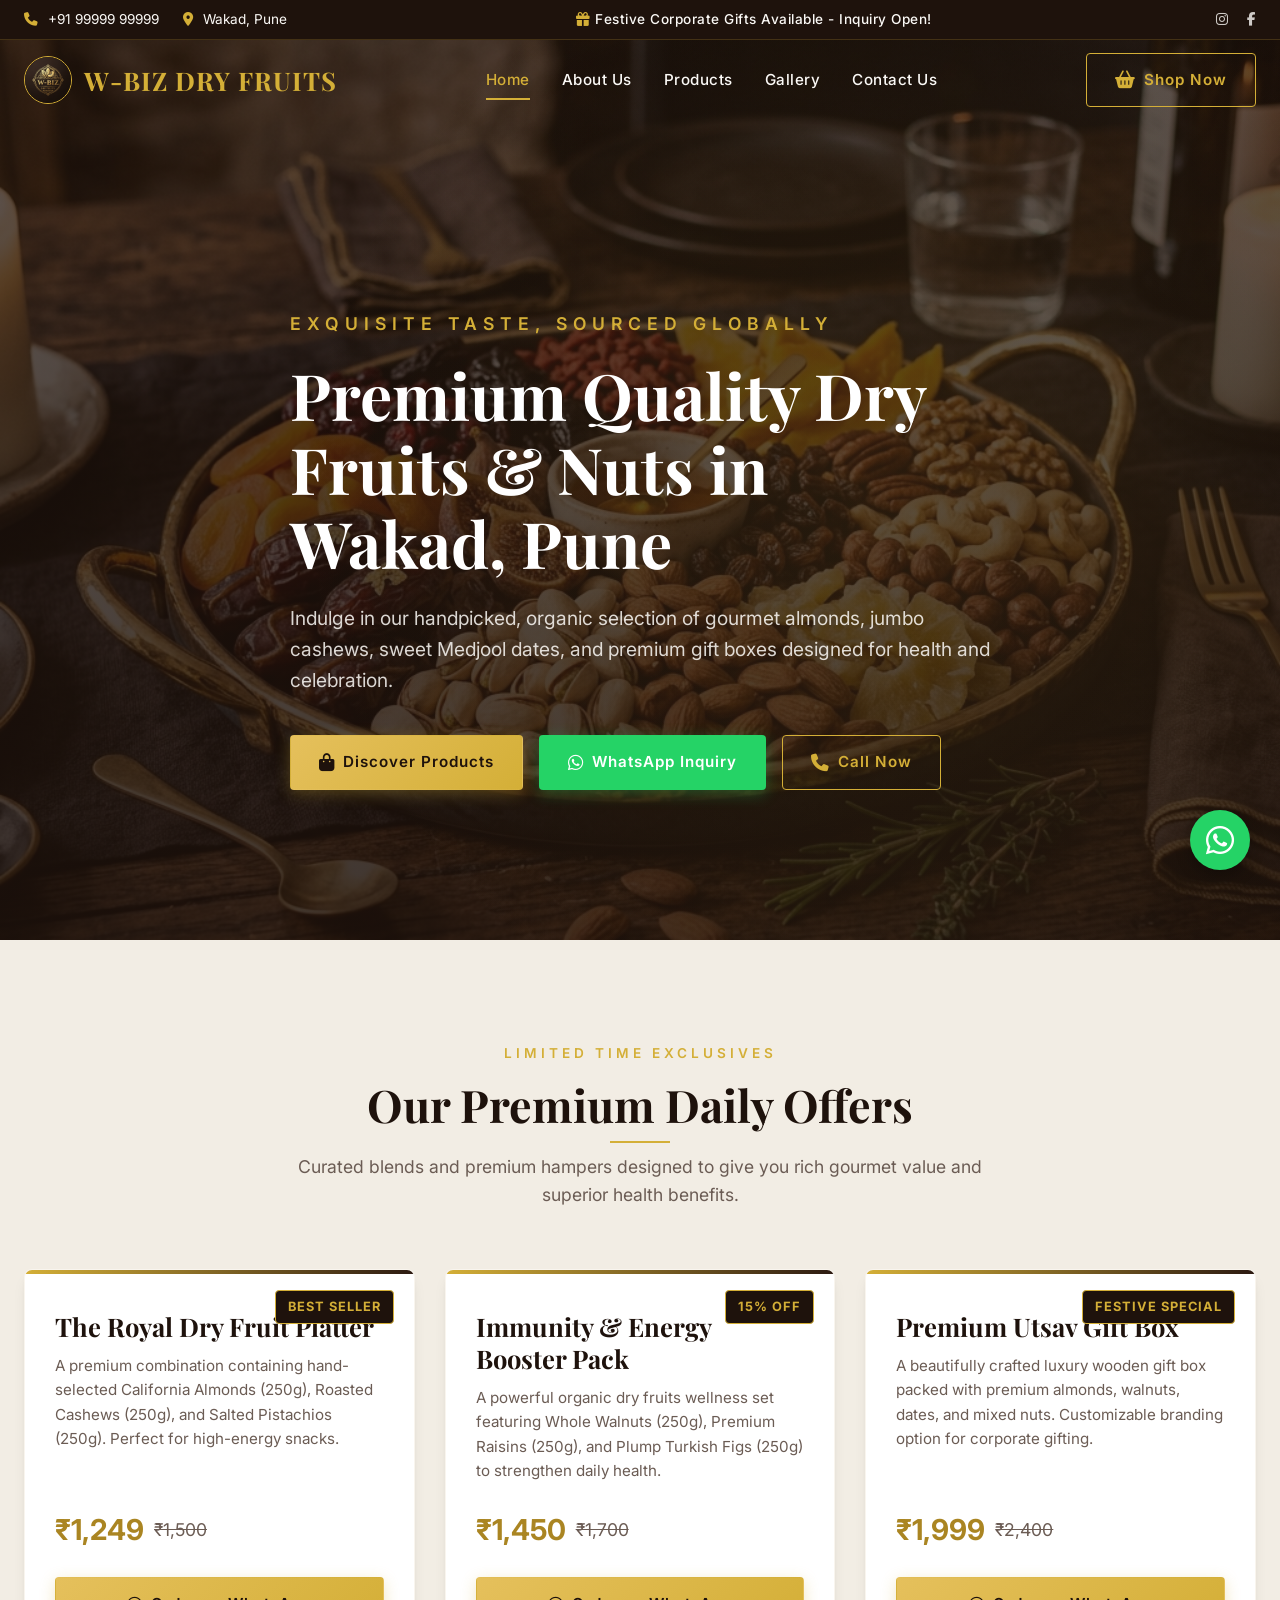
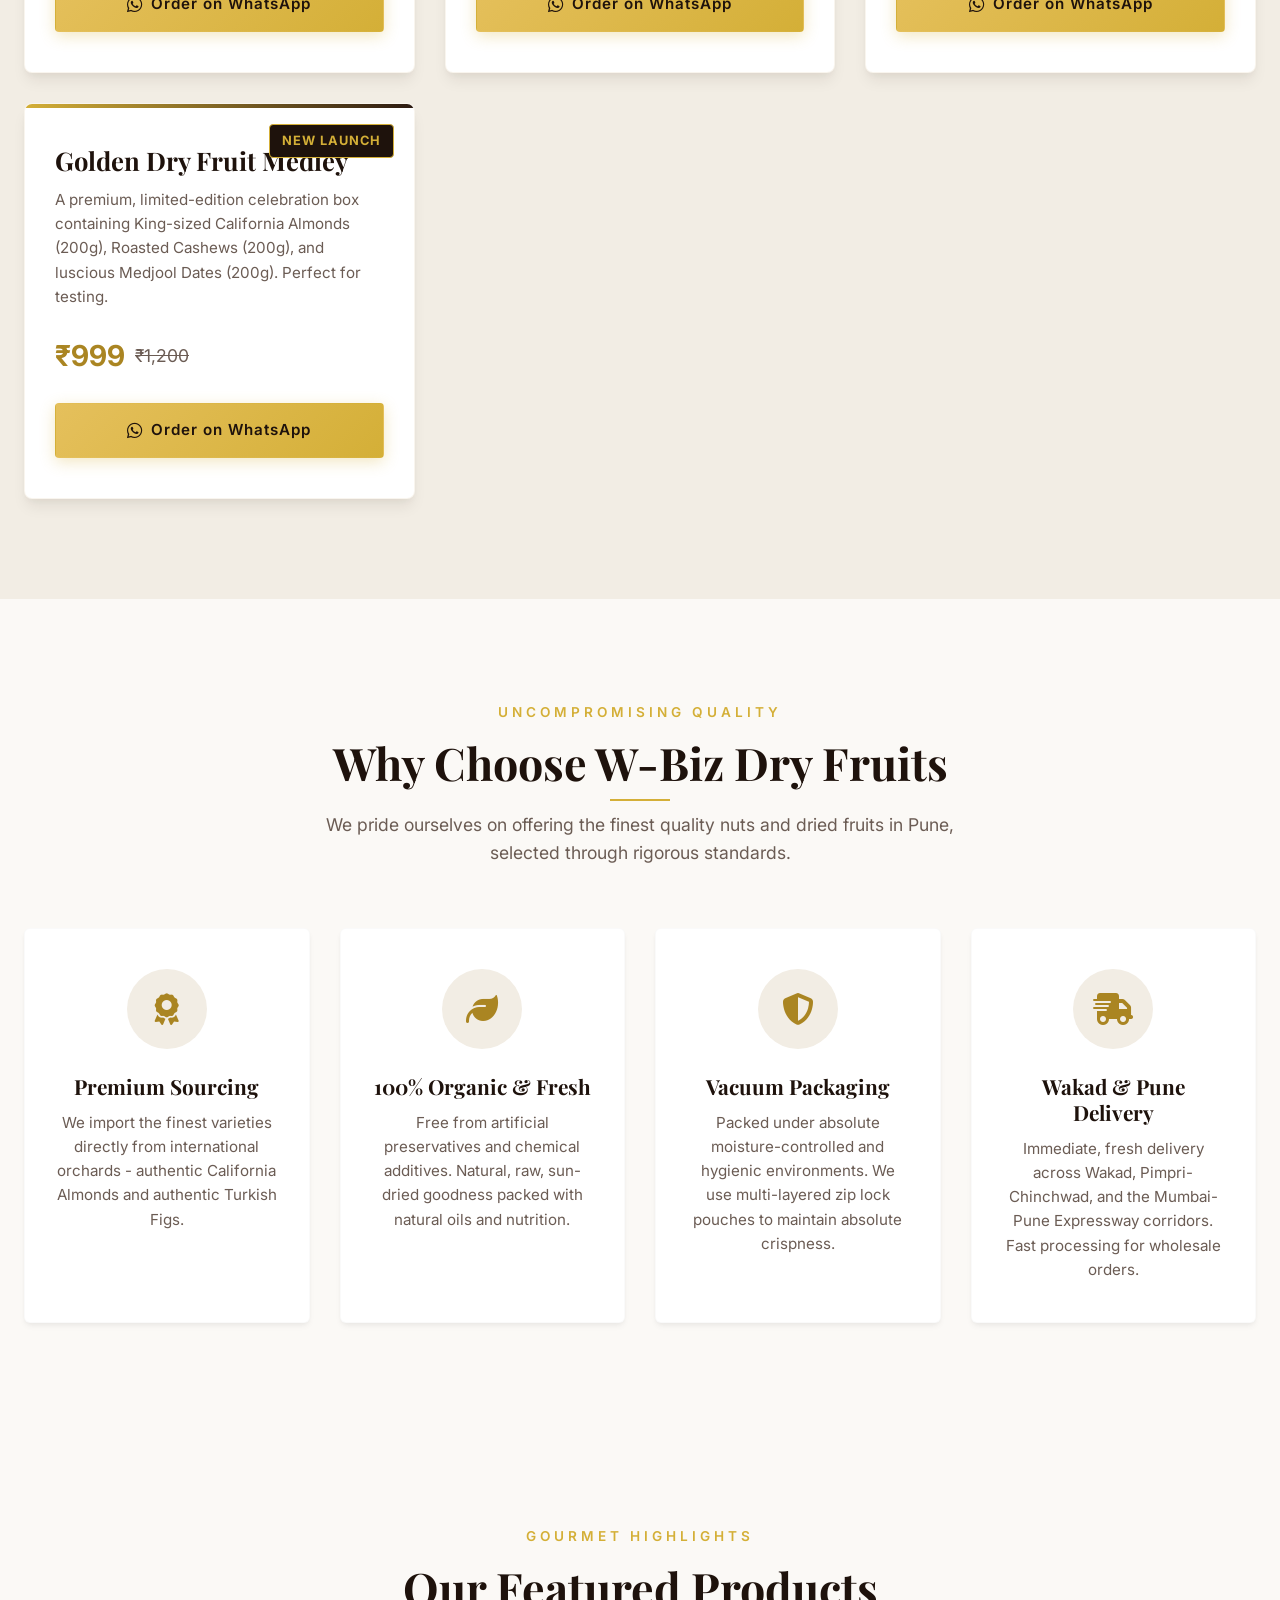
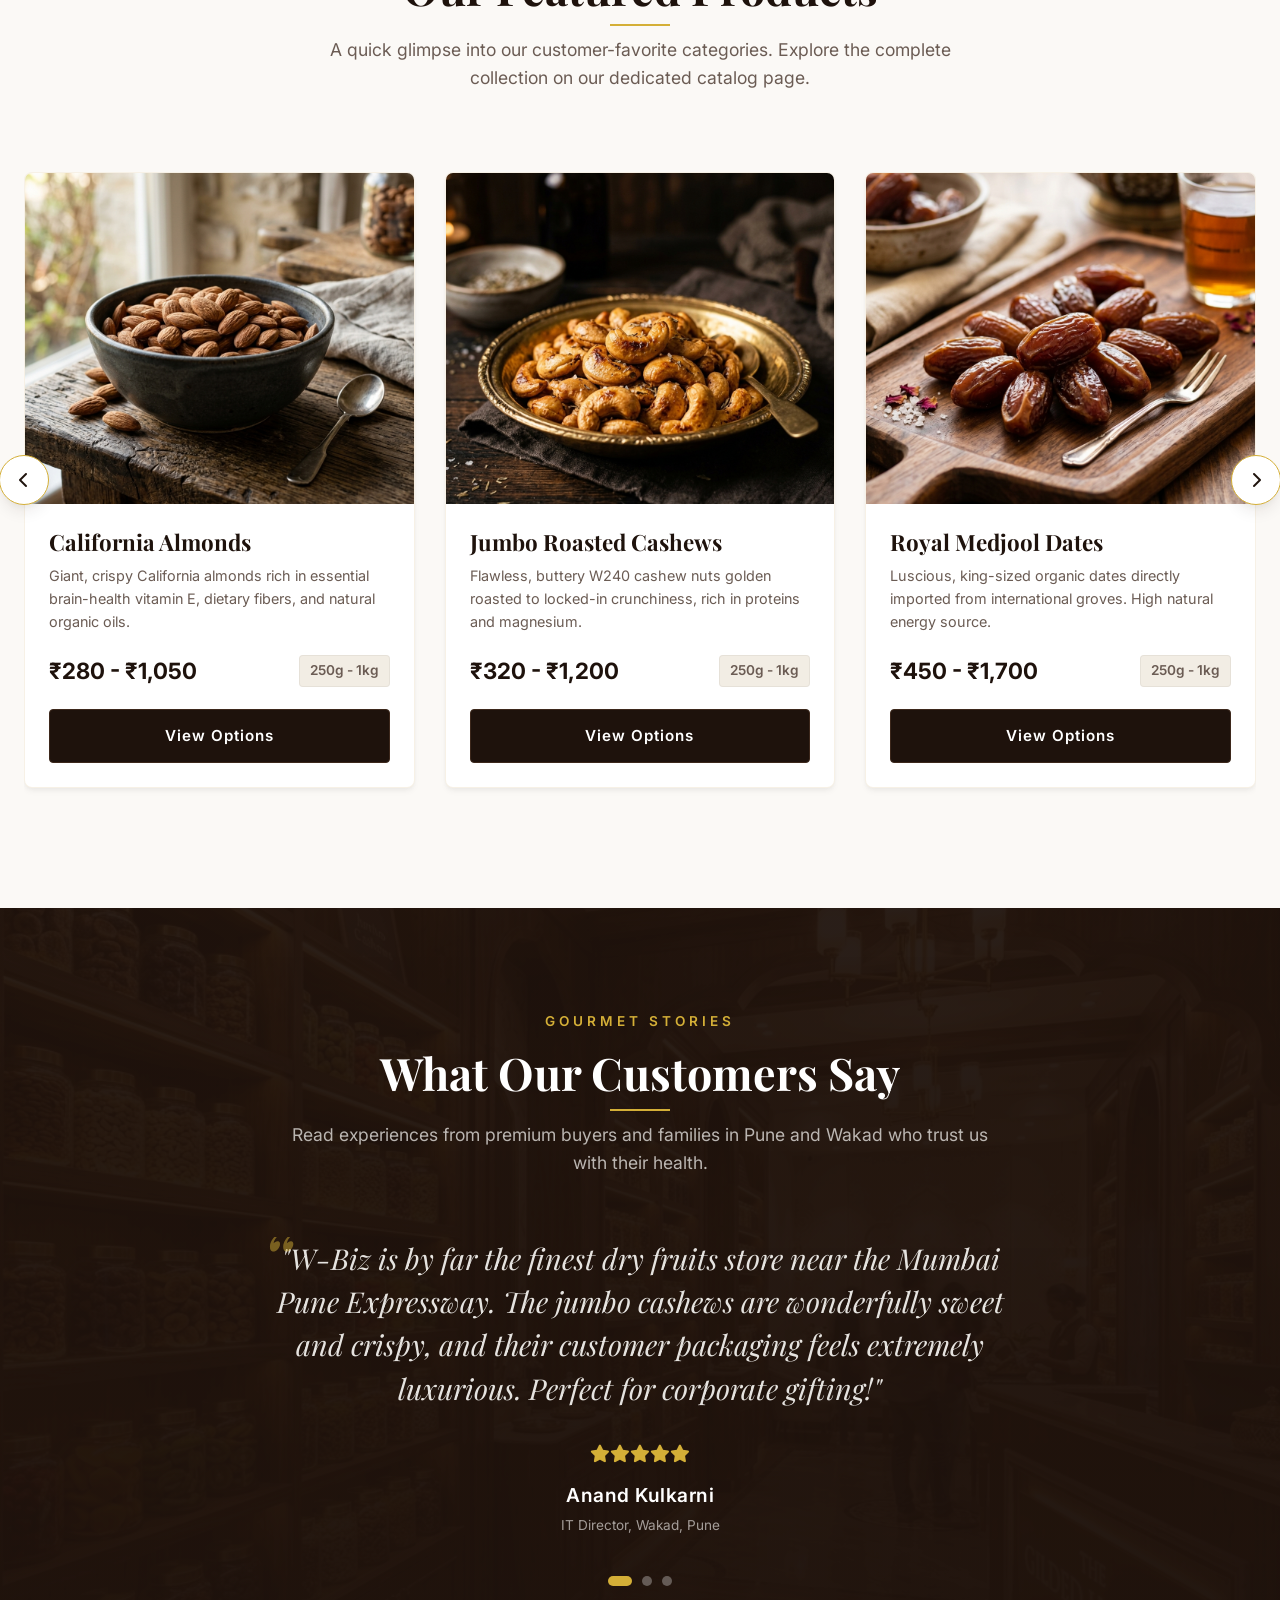
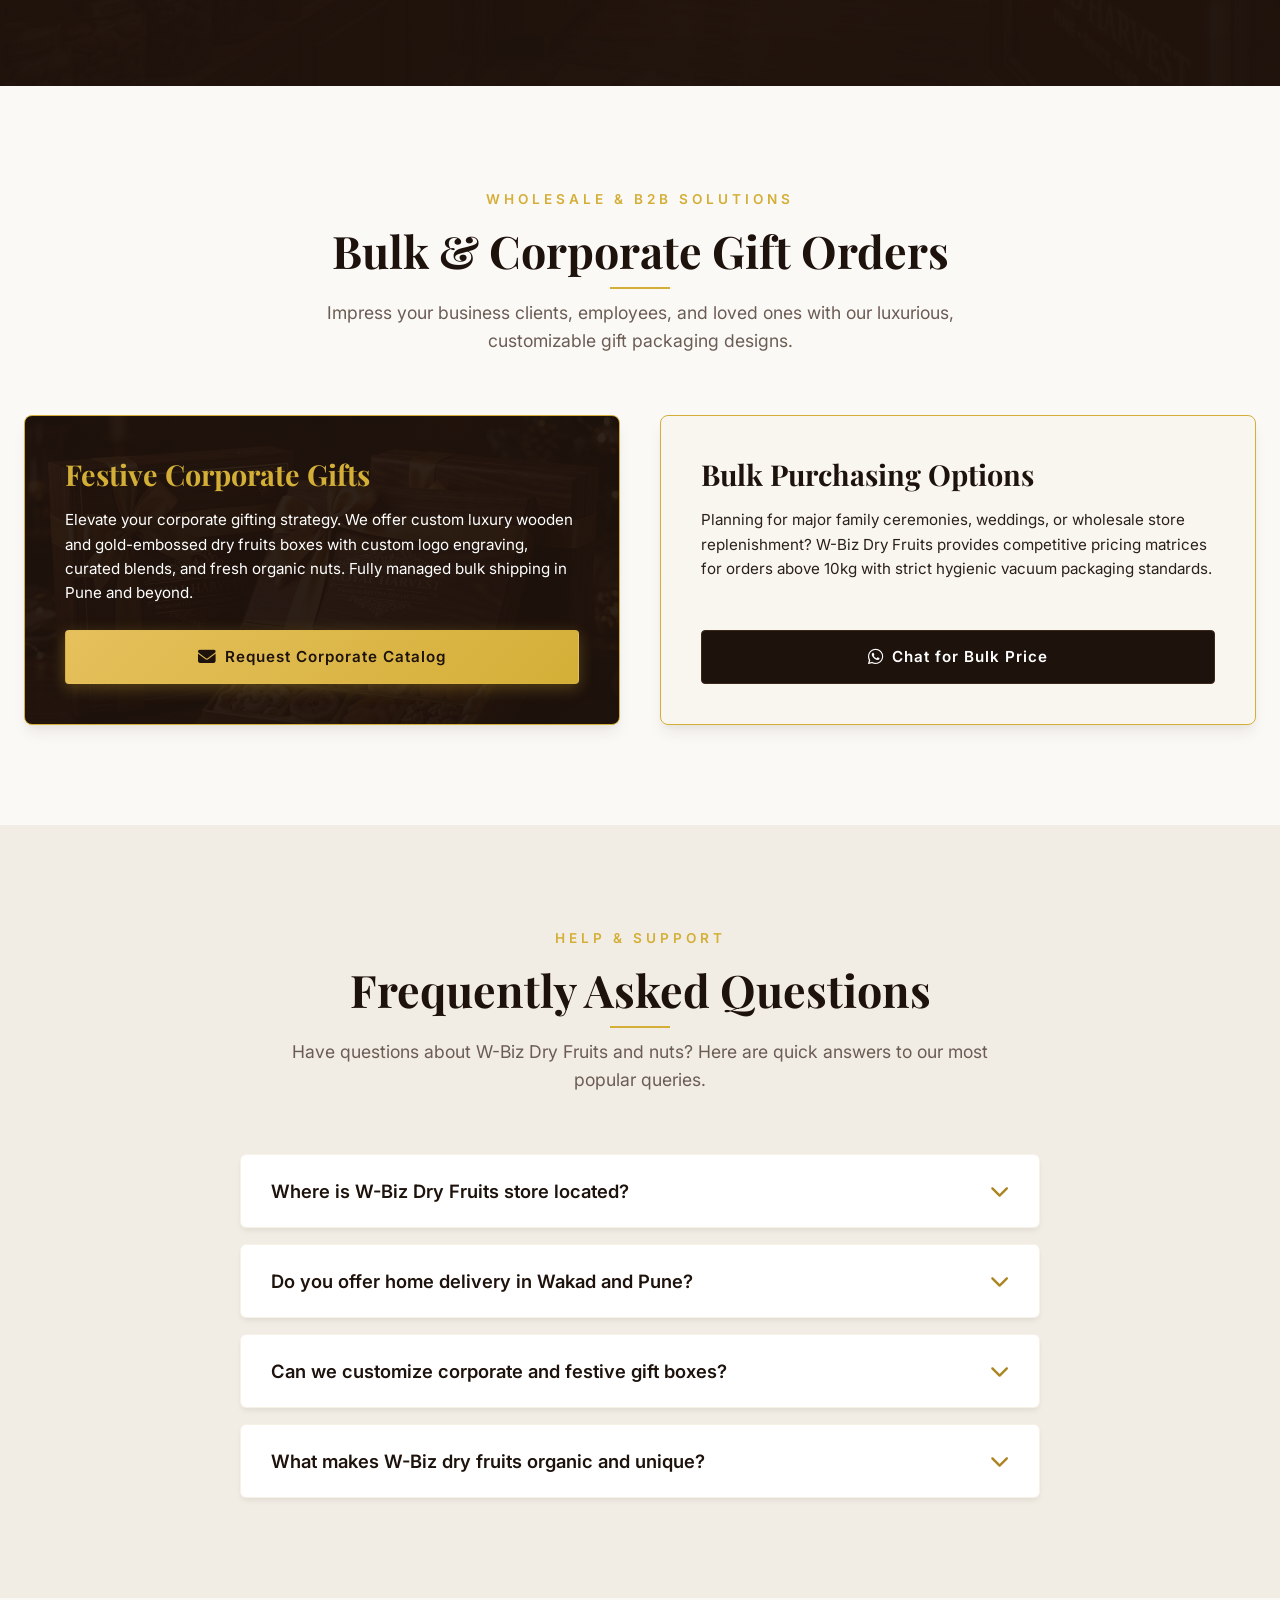
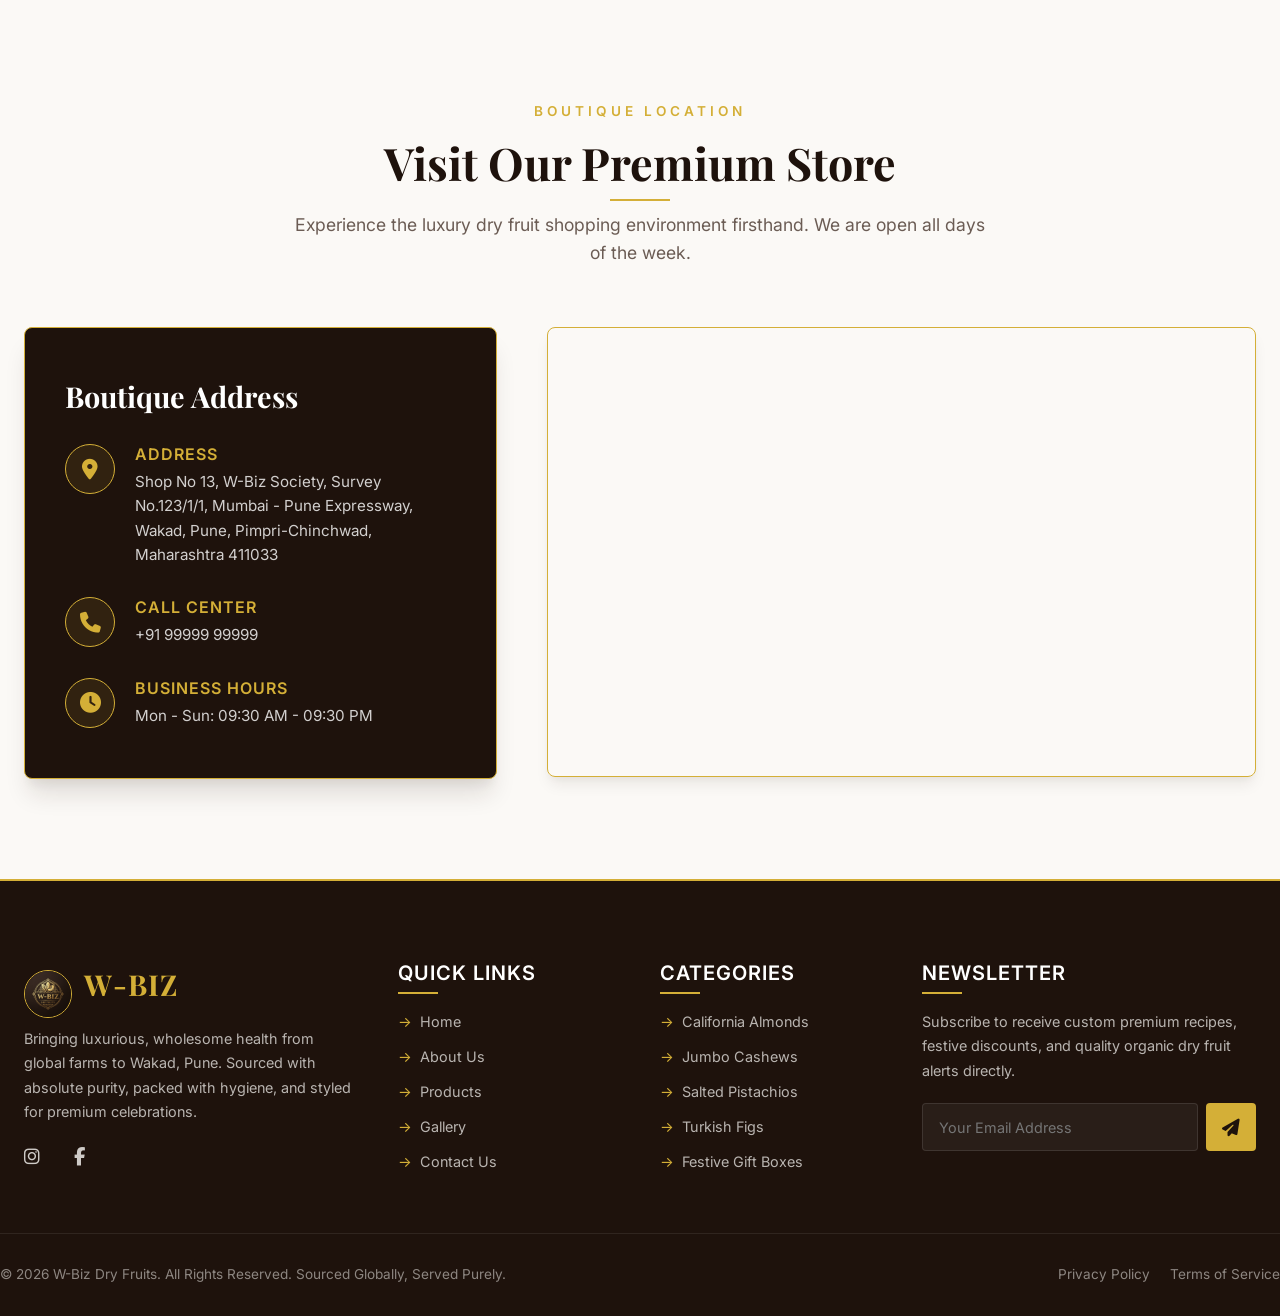
<file: index.html>
<!DOCTYPE html>
<html lang="en">
<head>
  <meta charset="UTF-8">
  <meta name="viewport" content="width=device-width, initial-scale=1.0">
  <meta name="description" content="Discover W-Biz Dry Fruits in Wakad, Pune. The best premium dry fruits shop near Mumbai-Pune Expressway offering organic nuts, raisins, dates, and customized luxury gift boxes.">
  <meta name="keywords" content="Dry Fruits Shop in Wakad, Premium Dry Fruits Pune, Best Dry Fruits Store near Mumbai Pune Expressway, Organic Dry Fruits in Pune, Dry Fruits Gift Boxes Pune">
  <title>W-Biz Dry Fruits | Premium Quality Dry Fruits & Nuts in Wakad, Pune</title>
  
  <!-- Favicon -->
  <link rel="icon" type="image/png" href="assets/logo.png">
  
  <!-- FontAwesome Icons CDN -->
  <link rel="stylesheet" href="https://cdnjs.cloudflare.com/ajax/libs/font-awesome/6.4.0/css/all.min.css">
  
  <!-- Premium Custom Styling Sheet -->
  <link rel="stylesheet" href="css/style.css">
</head>
<body>

  <!-- Preloader Screen -->
  <div id="preloader">
    <div class="loader-container">
      <div class="loader-logo">W-BIZ</div>
      <div class="loader-spinner"></div>
    </div>
  </div>

  <!-- Top Announcement Bar -->
  <div class="top-bar">
    <div class="container top-bar-content">
      <div class="top-info">
        <span><i class="fa-solid fa-phone"></i> +91 99999 99999</span>
        <span><i class="fa-solid fa-location-dot"></i> Wakad, Pune</span>
      </div>
      <div class="top-promo">
        <i class="fa-solid fa-gift gold-text"></i> Festive Corporate Gifts Available - Inquiry Open!
      </div>
      <div class="top-socials">
        <a href="https://instagram.com/wbizdryfruits" target="_blank" aria-label="Follow W-Biz Dry Fruits on Instagram"><i class="fa-brands fa-instagram"></i></a>
        <a href="https://facebook.com/wbizdryfruits" target="_blank" aria-label="Follow W-Biz Dry Fruits on Facebook"><i class="fa-brands fa-facebook-f"></i></a>
      </div>
    </div>
  </div>

  <!-- Sticky Premium Navigation Header -->
  <header>
    <div class="container header-container">
      <a href="index.html" class="logo-link" id="nav-logo">
        <img src="assets/logo.png" alt="W-Biz Dry Fruits Logo" class="logo-img">
        <span class="logo-text">W-BIZ DRY FRUITS</span>
      </a>
      
      <nav class="nav-links" id="menu-links">
        <a href="index.html" class="active">Home</a>
        <a href="about.html">About Us</a>
        <a href="products.html">Products</a>
        <a href="gallery.html">Gallery</a>
        <a href="contact.html">Contact Us</a>
      </nav>
      
      <div class="nav-cta">
        <a href="products.html" class="btn btn-outline" id="nav-shop-btn">
          <i class="fa-solid fa-basket-shopping"></i> Shop Now
        </a>
      </div>
      
      <button class="hamburger" id="menu-toggle" aria-label="Toggle navigation menu">
        <span></span>
        <span></span>
        <span></span>
      </button>
    </div>
  </header>

  <!-- Hero Section -->
  <section class="hero">
    <div class="container">
      <div class="hero-content">
        <span class="hero-tagline">Exquisite Taste, Sourced Globally</span>
        <h1>Premium Quality Dry Fruits & Nuts in Wakad, Pune</h1>
        <p class="hero-desc">Indulge in our handpicked, organic selection of gourmet almonds, jumbo cashews, sweet Medjool dates, and premium gift boxes designed for health and celebration.</p>
        <div class="hero-ctas">
          <a href="products.html" class="btn btn-gold"><i class="fa-solid fa-bag-shopping"></i> Discover Products</a>
          <a href="https://wa.me/919999999999?text=Hi%20W-Biz%20Dry%20Fruits,%20I'm%20interested%20in%20inquiring%20about%20your%20premium%20dry%20fruits." target="_blank" class="btn btn-whatsapp"><i class="fa-brands fa-whatsapp"></i> WhatsApp Inquiry</a>
          <a href="tel:+919999999999" class="btn btn-outline"><i class="fa-solid fa-phone"></i> Call Now</a>
        </div>
      </div>
    </div>
  </section>

  <!-- Daily Offers & Festive Combos Section -->
  <section class="offers-section section-padding">
    <div class="container">
      <div class="section-header reveal">
        <span>Limited Time Exclusives</span>
        <h2>Our Premium Daily Offers</h2>
        <p>Curated blends and premium hampers designed to give you rich gourmet value and superior health benefits.</p>
      </div>
      
      <div class="offers-grid reveal" id="offers-grid">
        <div style="grid-column: 1 / -1; padding: 40px; display: flex; justify-content: center; align-items: center; flex-direction: column;">
          <div class="loader-spinner" style="border-top-color: var(--accent-gold); width: 40px; height: 40px;"></div>
          <p style="margin-top: 15px; color: var(--text-muted); font-size: 0.95rem; font-family: 'Inter', sans-serif;">Loading premium offers...</p>
        </div>
      </div>
    </div>
  </section>

  <!-- Why Choose Us Section -->
  <section class="features-section section-padding">
    <div class="container">
      <div class="section-header reveal">
        <span>Uncompromising Quality</span>
        <h2>Why Choose W-Biz Dry Fruits</h2>
        <p>We pride ourselves on offering the finest quality nuts and dried fruits in Pune, selected through rigorous standards.</p>
      </div>
      
      <div class="features-grid reveal">
        <!-- Feature 1 -->
        <div class="feature-card">
          <div class="feature-icon"><i class="fa-solid fa-award"></i></div>
          <h3 class="feature-title">Premium Sourcing</h3>
          <p class="feature-desc">We import the finest varieties directly from international orchards - authentic California Almonds and authentic Turkish Figs.</p>
        </div>
        
        <!-- Feature 2 -->
        <div class="feature-card">
          <div class="feature-icon"><i class="fa-solid fa-leaf"></i></div>
          <h3 class="feature-title">100% Organic & Fresh</h3>
          <p class="feature-desc">Free from artificial preservatives and chemical additives. Natural, raw, sun-dried goodness packed with natural oils and nutrition.</p>
        </div>
        
        <!-- Feature 3 -->
        <div class="feature-card">
          <div class="feature-icon"><i class="fa-solid fa-shield-halved"></i></div>
          <h3 class="feature-title">Vacuum Packaging</h3>
          <p class="feature-desc">Packed under absolute moisture-controlled and hygienic environments. We use multi-layered zip lock pouches to maintain absolute crispness.</p>
        </div>
        
        <!-- Feature 4 -->
        <div class="feature-card">
          <div class="feature-icon"><i class="fa-solid fa-truck-fast"></i></div>
          <h3 class="feature-title">Wakad & Pune Delivery</h3>
          <p class="feature-desc">Immediate, fresh delivery across Wakad, Pimpri-Chinchwad, and the Mumbai-Pune Expressway corridors. Fast processing for wholesale orders.</p>
        </div>
      </div>
    </div>
  </section>

  <!-- Featured Products Slider -->
  <section class="featured-section section-padding">
    <div class="container">
      <div class="section-header reveal">
        <span>Gourmet Highlights</span>
        <h2>Our Featured Products</h2>
        <p>A quick glimpse into our customer-favorite categories. Explore the complete collection on our dedicated catalog page.</p>
      </div>
      
      <div class="slider-outer-container reveal">
        <!-- Slider Navigation -->
        <button class="slider-control slider-control-prev" id="slide-prev" aria-label="Previous featured product"><i class="fa-solid fa-chevron-left"></i></button>
        <button class="slider-control slider-control-next" id="slide-next" aria-label="Next featured product"><i class="fa-solid fa-chevron-right"></i></button>
        
        <div class="featured-slider" id="featured-products-container">
          <!-- Card 1 -->
          <div class="product-card">
            <div class="product-img-wrap">
              <span class="product-badge">Top Choice</span>
              <img src="assets/products/almonds.png" alt="Premium California Almonds at W-Biz Dry Fruits in Pune">
            </div>
            <div class="product-info">
              <h3 class="product-title">California Almonds</h3>
              <p class="product-desc">Crispy, jumbo-sized almonds rich in Omega-3 and natural vitamin E. Extracted from premium sun-drenched California trees.</p>
              <div class="product-price-row">
                <span class="product-price">₹280 - ₹1,050</span>
                <span class="product-weight">250g - 1kg</span>
              </div>
              <div class="product-actions">
                <a href="products.html" class="btn btn-dark text-center">View Options</a>
              </div>
            </div>
          </div>
          
          <!-- Card 2 -->
          <div class="product-card">
            <div class="product-img-wrap">
              <span class="product-badge">Imported</span>
              <img src="assets/products/cashews.png" alt="Gourmet Roasted Cashews from Wakad Pune Dry Fruit Store">
            </div>
            <div class="product-info">
              <h3 class="product-title">Jumbo Roasted Cashews</h3>
              <p class="product-desc">Crunchy, golden-roasted cashews with a natural buttery texture. Sourced under rigid grade-quality compliance.</p>
              <div class="product-price-row">
                <span class="product-price">₹320 - ₹1,200</span>
                <span class="product-weight">250g - 1kg</span>
              </div>
              <div class="product-actions">
                <a href="products.html" class="btn btn-dark text-center">View Options</a>
              </div>
            </div>
          </div>
          
          <!-- Card 3 -->
          <div class="product-card">
            <div class="product-img-wrap">
              <span class="product-badge">Highly Sweet</span>
              <img src="assets/products/dates.png" alt="Premium Medjool Dates near Mumbai Pune Expressway">
            </div>
            <div class="product-info">
              <h3 class="product-title">Royal Medjool Dates</h3>
              <p class="product-desc">Extremely luscious, soft-textured organic dates. Packed naturally with fibers, essential irons, and vitamins.</p>
              <div class="product-price-row">
                <span class="product-price">₹450 - ₹1,700</span>
                <span class="product-weight">250g - 1kg</span>
              </div>
              <div class="product-actions">
                <a href="products.html" class="btn btn-dark text-center">View Options</a>
              </div>
            </div>
          </div>
          
          <!-- Card 4 -->
          <div class="product-card">
            <div class="product-img-wrap">
              <span class="product-badge">Special Gift</span>
              <img src="assets/store-packaging.png" alt="Festive Gift Box from W-Biz Dry Fruits Wakad">
            </div>
            <div class="product-info">
              <h3 class="product-title">Luxury Utsav Box</h3>
              <p class="product-desc">An elegant premium wooden presentation tray filled with a high-end gourmet collection of rich walnuts, cashews, and almonds.</p>
              <div class="product-price-row">
                <span class="product-price">₹1,999</span>
                <span class="product-weight">1 Unit</span>
              </div>
              <div class="product-actions">
                <a href="products.html" class="btn btn-dark text-center">View Options</a>
              </div>
            </div>
          </div>
        </div>
      </div>
    </div>
  </section>

  <!-- Testimonials Carousel Section -->
  <section class="testimonials-section section-padding">
    <div class="container">
      <div class="section-header reveal">
        <span>Gourmet Stories</span>
        <h2>What Our Customers Say</h2>
        <p>Read experiences from premium buyers and families in Pune and Wakad who trust us with their health.</p>
      </div>
      
      <div class="testimonial-carousel-container reveal">
        <div class="testimonial-track" id="testimonial-track">
          <div class="testimonial-slide" style="display: flex; justify-content: center; align-items: center; flex-direction: column; padding: 40px;">
            <div class="loader-spinner" style="border-top-color: var(--accent-gold); width: 40px; height: 40px; margin: 0 auto;"></div>
            <p style="margin-top: 15px; color: rgba(251, 249, 246, 0.7); font-size: 0.95rem; font-family: 'Inter', sans-serif;">Loading guest reviews...</p>
          </div>
        </div>
        
        <div class="carousel-dots" id="carousel-dots-container">
          <!-- Dots dynamically highlighted by JS -->
        </div>
      </div>
    </div>
  </section>

  <!-- Bulk & Corporate Inquiries Section -->
  <section class="inquiry-callout-section section-padding">
    <div class="container">
      <div class="section-header reveal">
        <span>Wholesale & B2B Solutions</span>
        <h2>Bulk & Corporate Gift Orders</h2>
        <p>Impress your business clients, employees, and loved ones with our luxurious, customizable gift packaging designs.</p>
      </div>
      
      <div class="inquiry-callout-grid reveal">
        <div class="inquiry-callout-card">
          <h3>Festive Corporate Gifts</h3>
          <p>Elevate your corporate gifting strategy. We offer custom luxury wooden and gold-embossed dry fruits boxes with custom logo engraving, curated blends, and fresh organic nuts. Fully managed bulk shipping in Pune and beyond.</p>
          <a href="contact.html" class="btn btn-gold"><i class="fa-solid fa-envelope"></i> Request Corporate Catalog</a>
        </div>
        
        <div class="inquiry-callout-card">
          <h3>Bulk Purchasing Options</h3>
          <p>Planning for major family ceremonies, weddings, or wholesale store replenishment? W-Biz Dry Fruits provides competitive pricing matrices for orders above 10kg with strict hygienic vacuum packaging standards.</p>
          <a href="https://wa.me/919999999999?text=Hi%20W-Biz%20Dry%20Fruits,%20I%20would%20like%20to%20inquire%20about%20a%20bulk%20order%20for%20an%20upcoming%20event." target="_blank" class="btn btn-dark"><i class="fa-brands fa-whatsapp"></i> Chat for Bulk Price</a>
        </div>
      </div>
    </div>
  </section>

  <!-- FAQ Section -->
  <section class="faq-section section-padding">
    <div class="container">
      <div class="section-header reveal">
        <span>Help & Support</span>
        <h2>Frequently Asked Questions</h2>
        <p>Have questions about W-Biz Dry Fruits and nuts? Here are quick answers to our most popular queries.</p>
      </div>
      
      <div class="faq-container reveal" id="faq-container">
        <div style="text-align: center; padding: 40px; display: flex; justify-content: center; align-items: center; flex-direction: column; width: 100%;">
          <div class="loader-spinner" style="border-top-color: var(--accent-gold); width: 40px; height: 40px; margin: 0 auto;"></div>
          <p style="margin-top: 15px; color: var(--text-muted); font-size: 0.95rem; font-family: 'Inter', sans-serif;">Loading questions...</p>
        </div>
      </div>
    </div>
  </section>

  <!-- Store Location Preview & Quick Contact Info -->
  <section class="section-padding reveal">
    <div class="container">
      <div class="section-header">
        <span>Boutique Location</span>
        <h2>Visit Our Premium Store</h2>
        <p>Experience the luxury dry fruit shopping environment firsthand. We are open all days of the week.</p>
      </div>
      
      <div class="contact-grid">
        <div class="contact-info-panel">
          <h3>Boutique Address</h3>
          <div class="contact-details-list">
            <div class="contact-item-row">
              <div class="contact-item-icon"><i class="fa-solid fa-location-dot"></i></div>
              <div class="contact-item-text">
                <h4>Address</h4>
                <p>Shop No 13, W-Biz Society, Survey No.123/1/1, Mumbai - Pune Expressway, Wakad, Pune, Pimpri-Chinchwad, Maharashtra 411033</p>
              </div>
            </div>
            
            <div class="contact-item-row">
              <div class="contact-item-icon"><i class="fa-solid fa-phone"></i></div>
              <div class="contact-item-text">
                <h4>Call Center</h4>
                <p>+91 99999 99999</p>
              </div>
            </div>
            
            <div class="contact-item-row">
              <div class="contact-item-icon"><i class="fa-solid fa-clock"></i></div>
              <div class="contact-item-text">
                <h4>Business Hours</h4>
                <p>Mon - Sun: 09:30 AM - 09:30 PM</p>
              </div>
            </div>
          </div>
        </div>
        
        <div class="map-container">
          <!-- Google Maps Embed for Wakad, Pune W-Biz -->
          <iframe src="https://www.google.com/maps/embed?pb=!1m18!1m12!1m3!1d3781.5647585098905!2d73.7538221!3d18.5936852!2m3!1f0!2f0!3f0!3m2!1i1024!2i768!4f13.1!3m3!1m2!1s0x3bc2b9a700000001%3A0xde10b80f146a85f!2sWakad%2C%20Pune%2C%20Maharashtra!5e0!3m2!1sen!2sin!4v1700000000000!5m2!1sen!2sin" allowfullscreen="" loading="lazy" referrerpolicy="no-referrer-when-downgrade" title="W-Biz Dry Fruits Google Map Wakad Pune"></iframe>
        </div>
      </div>
    </div>
  </section>

  <!-- Luxury Footer -->
  <footer>
    <div class="container footer-top">
      <div class="footer-col footer-about">
        <div class="logo-link">
          <img src="assets/logo.png" alt="W-Biz Dry Fruits Logo" class="logo-img">
          <span class="logo-text">W-BIZ</span>
        </div>
        <p>Bringing luxurious, wholesome health from global farms to Wakad, Pune. Sourced with absolute purity, packed with hygiene, and styled for premium celebrations.</p>
        <div class="top-socials" style="margin-top: 10px;">
          <a href="https://instagram.com/wbizdryfruits" target="_blank" style="margin-left: 0; margin-right: 15px;"><i class="fa-brands fa-instagram fa-lg"></i></a>
          <a href="https://facebook.com/wbizdryfruits" target="_blank" style="margin-right: 15px;"><i class="fa-brands fa-facebook-f fa-lg"></i></a>
        </div>
      </div>
      
      <div class="footer-col">
        <h3>Quick Links</h3>
        <ul class="footer-links-list">
          <li><a href="index.html">Home</a></li>
          <li><a href="about.html">About Us</a></li>
          <li><a href="products.html">Products</a></li>
          <li><a href="gallery.html">Gallery</a></li>
          <li><a href="contact.html">Contact Us</a></li>
        </ul>
      </div>
      
      <div class="footer-col">
        <h3>Categories</h3>
        <ul class="footer-links-list">
          <li><a href="products.html?category=almonds">California Almonds</a></li>
          <li><a href="products.html?category=cashews">Jumbo Cashews</a></li>
          <li><a href="products.html?category=pistachios">Salted Pistachios</a></li>
          <li><a href="products.html?category=figs">Turkish Figs</a></li>
          <li><a href="products.html?category=gift-boxes">Festive Gift Boxes</a></li>
        </ul>
      </div>
      
      <div class="footer-col footer-newsletter">
        <h3>Newsletter</h3>
        <p>Subscribe to receive custom premium recipes, festive discounts, and quality organic dry fruit alerts directly.</p>
        <form class="newsletter-form" id="footer-newsletter-form">
          <input type="email" placeholder="Your Email Address" class="newsletter-input" required aria-label="Email for newsletter subscription">
          <button type="submit" class="newsletter-btn" aria-label="Subscribe to newsletter"><i class="fa-solid fa-paper-plane"></i></button>
        </form>
      </div>
    </div>
    
    <div class="container footer-bottom">
      <p>&copy; 2026 W-Biz Dry Fruits. All Rights Reserved. Sourced Globally, Served Purely.</p>
      <div class="footer-bottom-links">
        <a href="#">Privacy Policy</a>
        <a href="#">Terms of Service</a>
      </div>
    </div>
  </footer>

  <!-- Floating WhatsApp Widget Button -->
  <a href="https://wa.me/919999999999?text=Hi%20W-Biz%20Dry%20Fruits,%20I'm%20visiting%20your%20website%20and%20would%20like%20to%20learn%20more%20about%20your%20premium%20dry%20fruits." class="whatsapp-float" target="_blank" aria-label="Chat with W-Biz Dry Fruits on WhatsApp" id="floating-whatsapp-widget">
    <i class="fa-brands fa-whatsapp"></i>
  </a>

  <!-- Global Custom Javascript Sheet -->
  <script src="js/products-data.js"></script>
  <script src="js/main.js"></script>
</body>
</html>
</file>
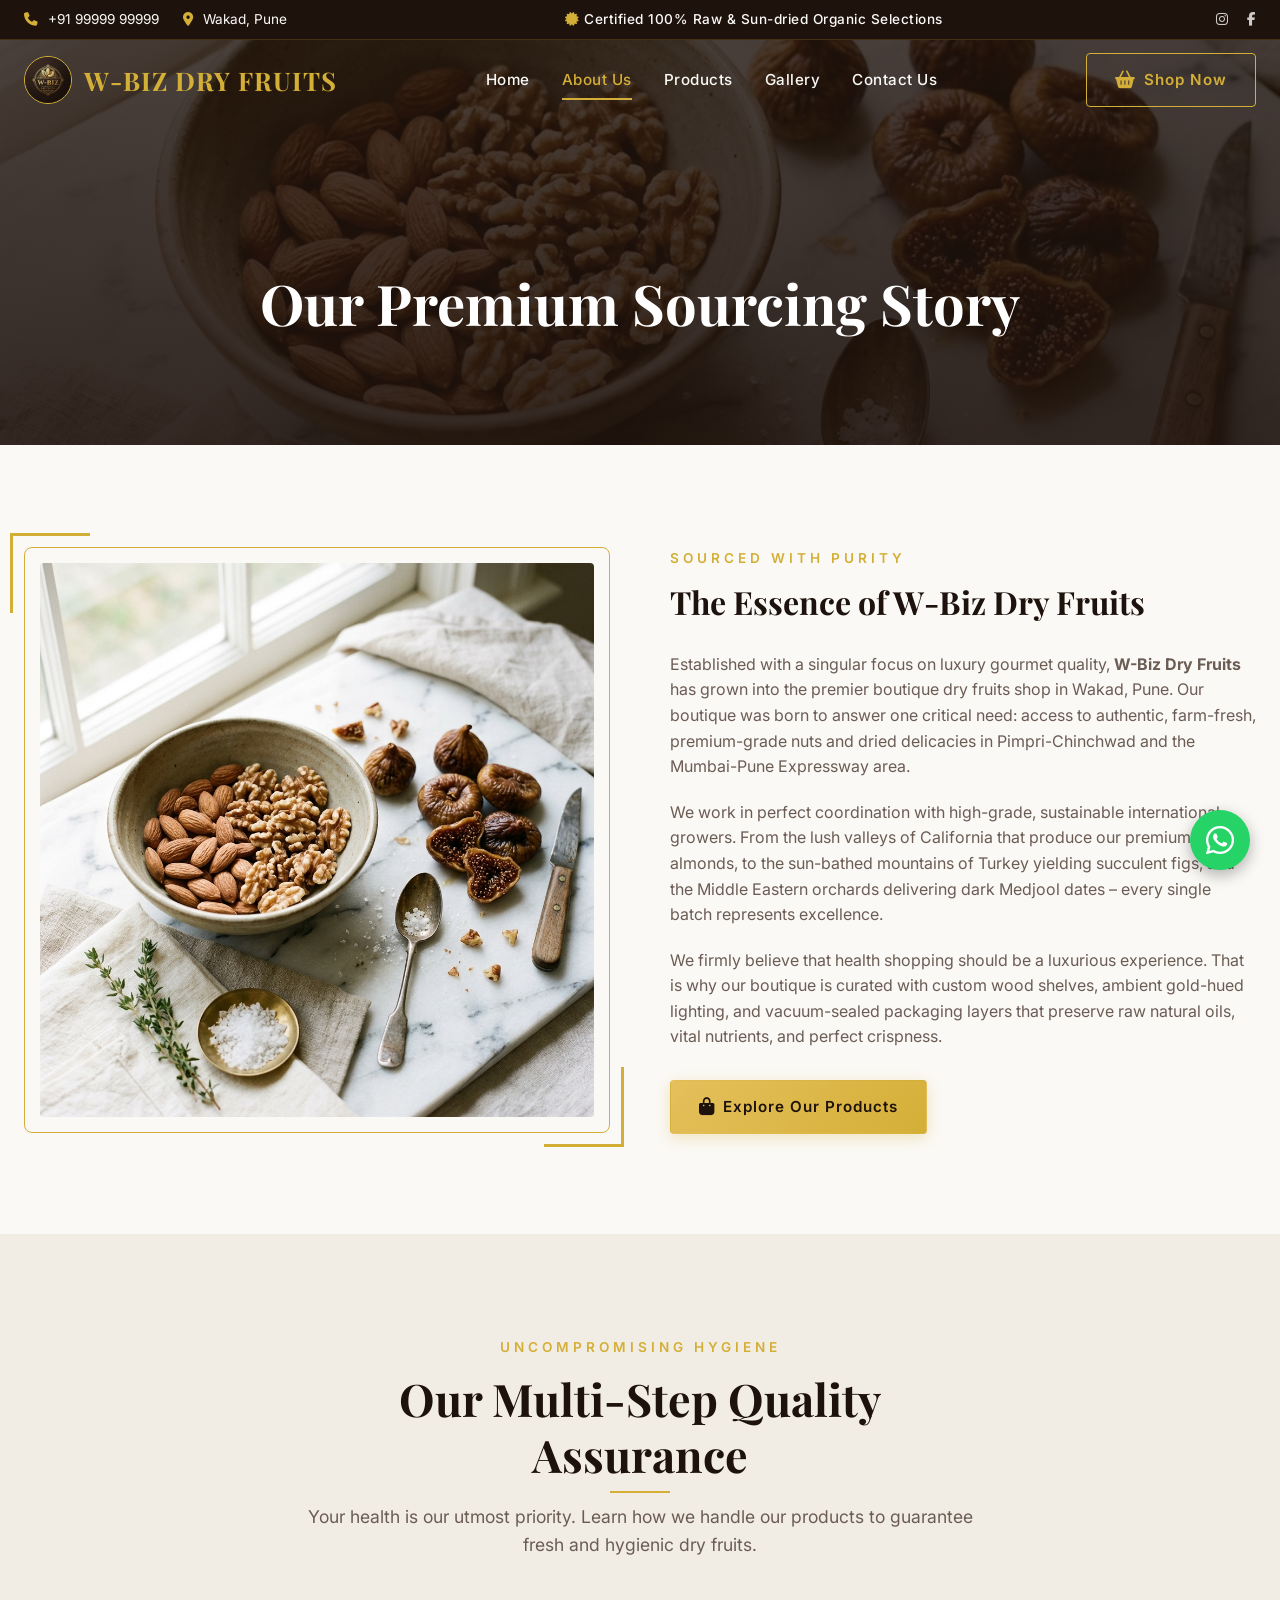
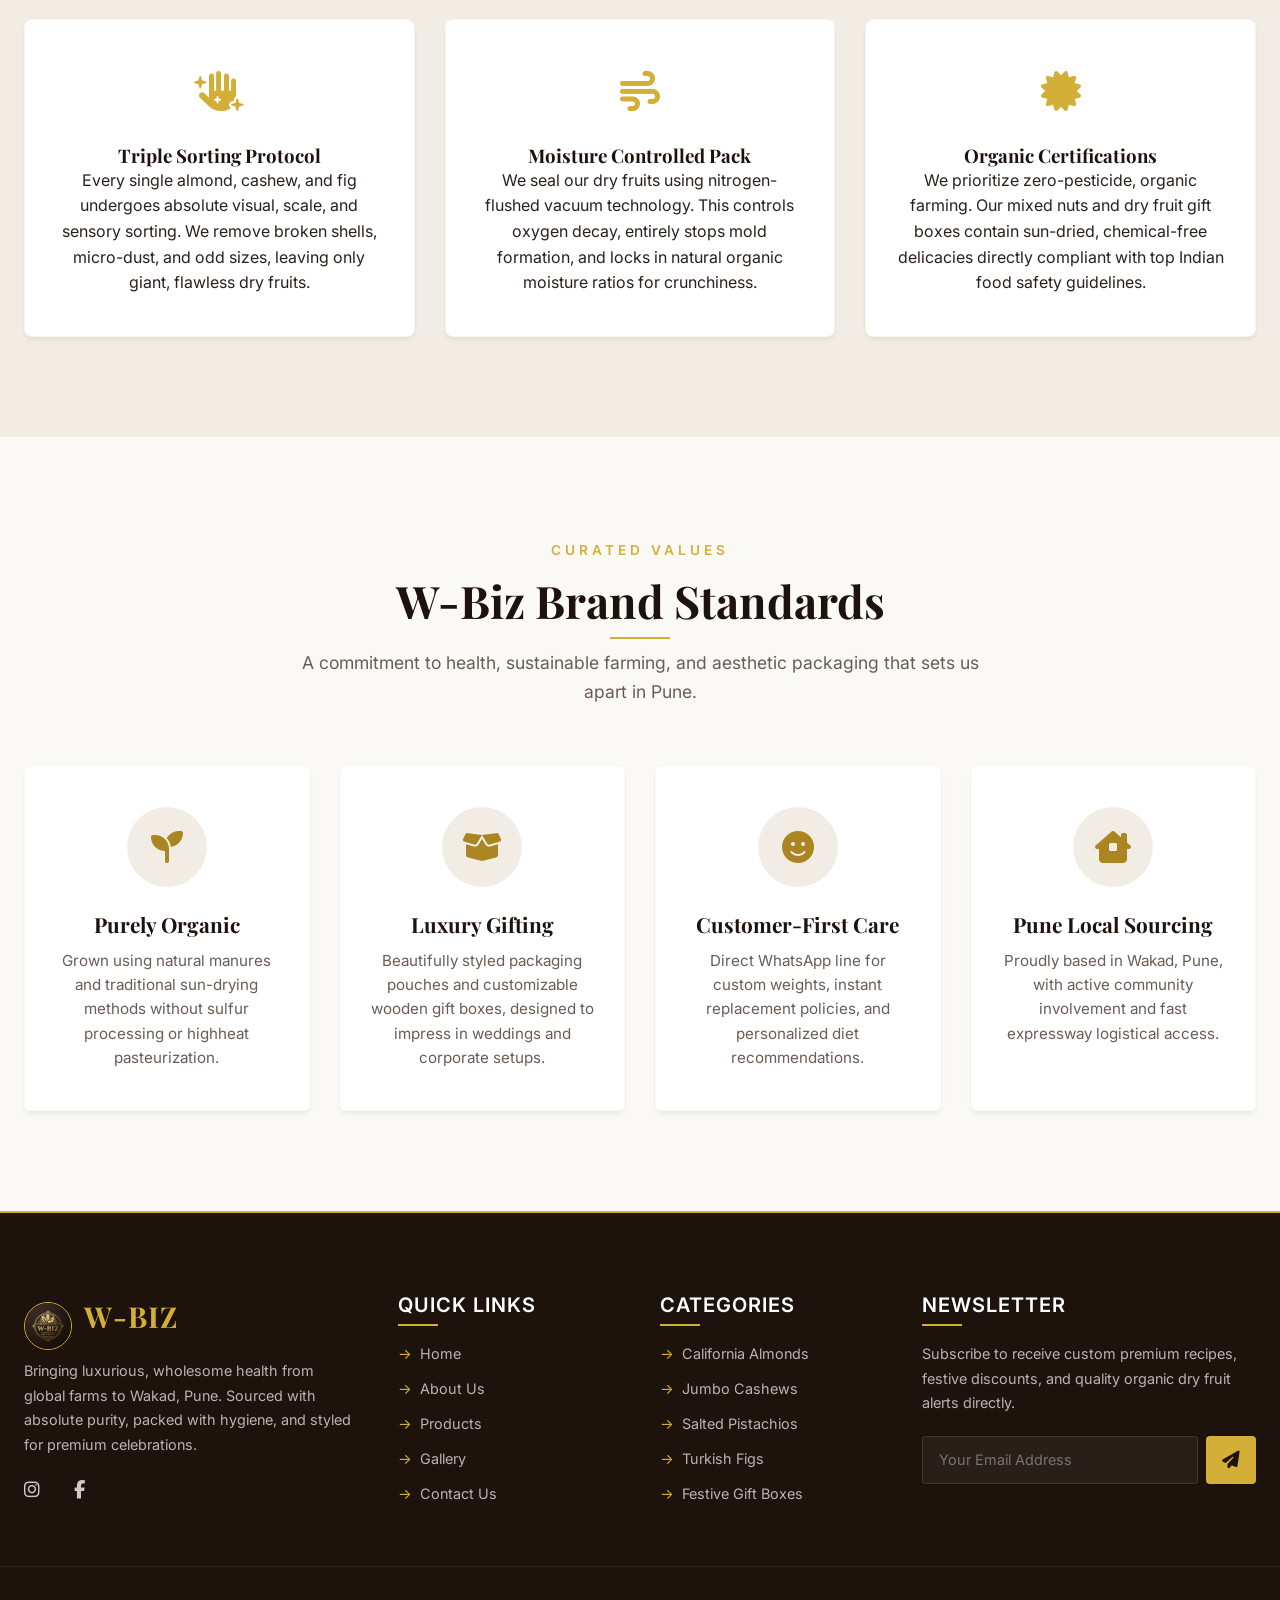
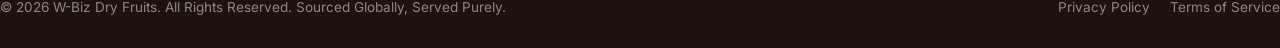
<file: about.html>
<!DOCTYPE html>
<html lang="en">
<head>
  <meta charset="UTF-8">
  <meta name="viewport" content="width=device-width, initial-scale=1.0">
  <meta name="description" content="Learn about W-Biz Dry Fruits in Wakad, Pune. Sourcing high-quality premium organic dry fruits, cashews, and nuts globally with vacuum seal hygiene.">
  <meta name="keywords" content="Dry Fruits Shop in Wakad, Premium Dry Fruits Pune, Organic Dry Fruits in Pune, Best Dry Fruits Store near Mumbai Pune Expressway">
  <title>About Us | W-Biz Dry Fruits - Sourced Globally, Served Purely</title>
  
  <!-- Favicon -->
  <link rel="icon" type="image/png" href="assets/logo.png">
  
  <!-- FontAwesome Icons CDN -->
  <link rel="stylesheet" href="https://cdnjs.cloudflare.com/ajax/libs/font-awesome/6.4.0/css/all.min.css">
  
  <!-- Premium Custom Styling Sheet -->
  <link rel="stylesheet" href="css/style.css">
</head>
<body>

  <!-- Preloader Screen -->
  <div id="preloader">
    <div class="loader-container">
      <div class="loader-logo">W-BIZ</div>
      <div class="loader-spinner"></div>
    </div>
  </div>

  <!-- Top Announcement Bar -->
  <div class="top-bar">
    <div class="container top-bar-content">
      <div class="top-info">
        <span><i class="fa-solid fa-phone"></i> +91 99999 99999</span>
        <span><i class="fa-solid fa-location-dot"></i> Wakad, Pune</span>
      </div>
      <div class="top-promo">
        <i class="fa-solid fa-certificate gold-text"></i> Certified 100% Raw & Sun-dried Organic Selections
      </div>
      <div class="top-socials">
        <a href="https://instagram.com/wbizdryfruits" target="_blank" aria-label="Follow W-Biz Dry Fruits on Instagram"><i class="fa-brands fa-instagram"></i></a>
        <a href="https://facebook.com/wbizdryfruits" target="_blank" aria-label="Follow W-Biz Dry Fruits on Facebook"><i class="fa-brands fa-facebook-f"></i></a>
      </div>
    </div>
  </div>

  <!-- Sticky Premium Navigation Header -->
  <header>
    <div class="container header-container">
      <a href="index.html" class="logo-link">
        <img src="assets/logo.png" alt="W-Biz Dry Fruits Logo" class="logo-img">
        <span class="logo-text">W-BIZ DRY FRUITS</span>
      </a>
      
      <nav class="nav-links" id="menu-links">
        <a href="index.html">Home</a>
        <a href="about.html" class="active">About Us</a>
        <a href="products.html">Products</a>
        <a href="gallery.html">Gallery</a>
        <a href="contact.html">Contact Us</a>
      </nav>
      
      <div class="nav-cta">
        <a href="products.html" class="btn btn-outline">
          <i class="fa-solid fa-basket-shopping"></i> Shop Now
        </a>
      </div>
      
      <button class="hamburger" id="menu-toggle" aria-label="Toggle navigation menu">
        <span></span>
        <span></span>
        <span></span>
      </button>
    </div>
  </header>

  <!-- About Page Hero Banner -->
  <section class="about-hero">
    <div class="container">
      <h1>Our Premium Sourcing Story</h1>
    </div>
  </section>

  <!-- Sourcing and Store Philosophy -->
  <section class="section-padding">
    <div class="container">
      <div class="about-intro-grid">
        <!-- Visual Column -->
        <div class="about-image-frame reveal">
          <img src="assets/about-img.png" alt="Luxury organic dry fruits and nuts on a marble tray at W-Biz Dry Fruits, Pune">
        </div>
        
        <!-- Text Story Column -->
        <div class="about-text reveal">
          <div class="section-header" style="text-align: left; margin-bottom: 30px; margin-left: 0;">
            <span>Sourced With Purity</span>
            <h3>The Essence of W-Biz Dry Fruits</h3>
          </div>
          <p>Established with a singular focus on luxury gourmet quality, <strong>W-Biz Dry Fruits</strong> has grown into the premier boutique dry fruits shop in Wakad, Pune. Our boutique was born to answer one critical need: access to authentic, farm-fresh, premium-grade nuts and dried delicacies in Pimpri-Chinchwad and the Mumbai-Pune Expressway area.</p>
          <p>We work in perfect coordination with high-grade, sustainable international growers. From the lush valleys of California that produce our premium almonds, to the sun-bathed mountains of Turkey yielding succulent figs, and the Middle Eastern orchards delivering dark Medjool dates – every single batch represents excellence.</p>
          <p>We firmly believe that health shopping should be a luxurious experience. That is why our boutique is curated with custom wood shelves, ambient gold-hued lighting, and vacuum-sealed packaging layers that preserve raw natural oils, vital nutrients, and perfect crispness.</p>
          <div style="margin-top: 30px;">
            <a href="products.html" class="btn btn-gold"><i class="fa-solid fa-bag-shopping"></i> Explore Our Products</a>
          </div>
        </div>
      </div>
    </div>
  </section>

  <!-- Quality Assurance and Packing Standards -->
  <section class="section-padding" style="background-color: var(--bg-cream-dark);">
    <div class="container">
      <div class="section-header reveal text-center">
        <span>Uncompromising Hygiene</span>
        <h2>Our Multi-Step Quality Assurance</h2>
        <p>Your health is our utmost priority. Learn how we handle our products to guarantee fresh and hygienic dry fruits.</p>
      </div>
      
      <div class="values-grid reveal">
        <!-- Value 1 -->
        <div class="value-item">
          <div class="value-icon"><i class="fa-solid fa-hand-sparkles"></i></div>
          <h3>Triple Sorting Protocol</h3>
          <p>Every single almond, cashew, and fig undergoes absolute visual, scale, and sensory sorting. We remove broken shells, micro-dust, and odd sizes, leaving only giant, flawless dry fruits.</p>
        </div>
        
        <!-- Value 2 -->
        <div class="value-item">
          <div class="value-icon"><i class="fa-solid fa-wind"></i></div>
          <h3>Moisture Controlled Pack</h3>
          <p>We seal our dry fruits using nitrogen-flushed vacuum technology. This controls oxygen decay, entirely stops mold formation, and locks in natural organic moisture ratios for crunchiness.</p>
        </div>
        
        <!-- Value 3 -->
        <div class="value-item">
          <div class="value-icon"><i class="fa-solid fa-certificate"></i></div>
          <h3>Organic Certifications</h3>
          <p>We prioritize zero-pesticide, organic farming. Our mixed nuts and dry fruit gift boxes contain sun-dried, chemical-free delicacies directly compliant with top Indian food safety guidelines.</p>
        </div>
      </div>
    </div>
  </section>

  <!-- Interactive Timelines / Badges -->
  <section class="section-padding">
    <div class="container">
      <div class="section-header reveal text-center">
        <span>Curated Values</span>
        <h2>W-Biz Brand Standards</h2>
        <p>A commitment to health, sustainable farming, and aesthetic packaging that sets us apart in Pune.</p>
      </div>
      
      <div class="features-grid reveal">
        <!-- Badge 1 -->
        <div class="feature-card">
          <div class="feature-icon"><i class="fa-solid fa-seedling"></i></div>
          <h3 class="feature-title">Purely Organic</h3>
          <p class="feature-desc">Grown using natural manures and traditional sun-drying methods without sulfur processing or highheat pasteurization.</p>
        </div>
        
        <!-- Badge 2 -->
        <div class="feature-card">
          <div class="feature-icon"><i class="fa-solid fa-box-open"></i></div>
          <h3 class="feature-title">Luxury Gifting</h3>
          <p class="feature-desc">Beautifully styled packaging pouches and customizable wooden gift boxes, designed to impress in weddings and corporate setups.</p>
        </div>
        
        <!-- Badge 3 -->
        <div class="feature-card">
          <div class="feature-icon"><i class="fa-solid fa-face-smile"></i></div>
          <h3 class="feature-title">Customer-First Care</h3>
          <p class="feature-desc">Direct WhatsApp line for custom weights, instant replacement policies, and personalized diet recommendations.</p>
        </div>
        
        <!-- Badge 4 -->
        <div class="feature-card">
          <div class="feature-icon"><i class="fa-solid fa-house-chimney-window"></i></div>
          <h3 class="feature-title">Pune Local Sourcing</h3>
          <p class="feature-desc">Proudly based in Wakad, Pune, with active community involvement and fast expressway logistical access.</p>
        </div>
      </div>
    </div>
  </section>

  <!-- Luxury Footer -->
  <footer>
    <div class="container footer-top">
      <div class="footer-col footer-about">
        <div class="logo-link">
          <img src="assets/logo.png" alt="W-Biz Dry Fruits Logo" class="logo-img">
          <span class="logo-text">W-BIZ</span>
        </div>
        <p>Bringing luxurious, wholesome health from global farms to Wakad, Pune. Sourced with absolute purity, packed with hygiene, and styled for premium celebrations.</p>
        <div class="top-socials" style="margin-top: 10px;">
          <a href="https://instagram.com/wbizdryfruits" target="_blank" style="margin-left: 0; margin-right: 15px;"><i class="fa-brands fa-instagram fa-lg"></i></a>
          <a href="https://facebook.com/wbizdryfruits" target="_blank" style="margin-right: 15px;"><i class="fa-brands fa-facebook-f fa-lg"></i></a>
        </div>
      </div>
      
      <div class="footer-col">
        <h3>Quick Links</h3>
        <ul class="footer-links-list">
          <li><a href="index.html">Home</a></li>
          <li><a href="about.html">About Us</a></li>
          <li><a href="products.html">Products</a></li>
          <li><a href="gallery.html">Gallery</a></li>
          <li><a href="contact.html">Contact Us</a></li>
        </ul>
      </div>
      
      <div class="footer-col">
        <h3>Categories</h3>
        <ul class="footer-links-list">
          <li><a href="products.html?category=almonds">California Almonds</a></li>
          <li><a href="products.html?category=cashews">Jumbo Cashews</a></li>
          <li><a href="products.html?category=pistachios">Salted Pistachios</a></li>
          <li><a href="products.html?category=figs">Turkish Figs</a></li>
          <li><a href="products.html?category=gift-boxes">Festive Gift Boxes</a></li>
        </ul>
      </div>
      
      <div class="footer-col footer-newsletter">
        <h3>Newsletter</h3>
        <p>Subscribe to receive custom premium recipes, festive discounts, and quality organic dry fruit alerts directly.</p>
        <form class="newsletter-form" id="footer-newsletter-form">
          <input type="email" placeholder="Your Email Address" class="newsletter-input" required aria-label="Email for newsletter subscription">
          <button type="submit" class="newsletter-btn" aria-label="Subscribe to newsletter"><i class="fa-solid fa-paper-plane"></i></button>
        </form>
      </div>
    </div>
    
    <div class="container footer-bottom">
      <p>&copy; 2026 W-Biz Dry Fruits. All Rights Reserved. Sourced Globally, Served Purely.</p>
      <div class="footer-bottom-links">
        <a href="#">Privacy Policy</a>
        <a href="#">Terms of Service</a>
      </div>
    </div>
  </footer>

  <!-- Floating WhatsApp Widget Button -->
  <a href="https://wa.me/919999999999?text=Hi%20W-Biz%20Dry%20Fruits,%20I'm%20visiting%20your%20About%20page%20and%20would%20like%20to%20learn%20more%20about%20your%20sourcing%20quality." class="whatsapp-float" target="_blank" aria-label="Chat with W-Biz Dry Fruits on WhatsApp">
    <i class="fa-brands fa-whatsapp"></i>
  </a>

  <!-- Global Custom Javascript Sheet -->
  <script src="js/main.js"></script>
</body>
</html>
</file>
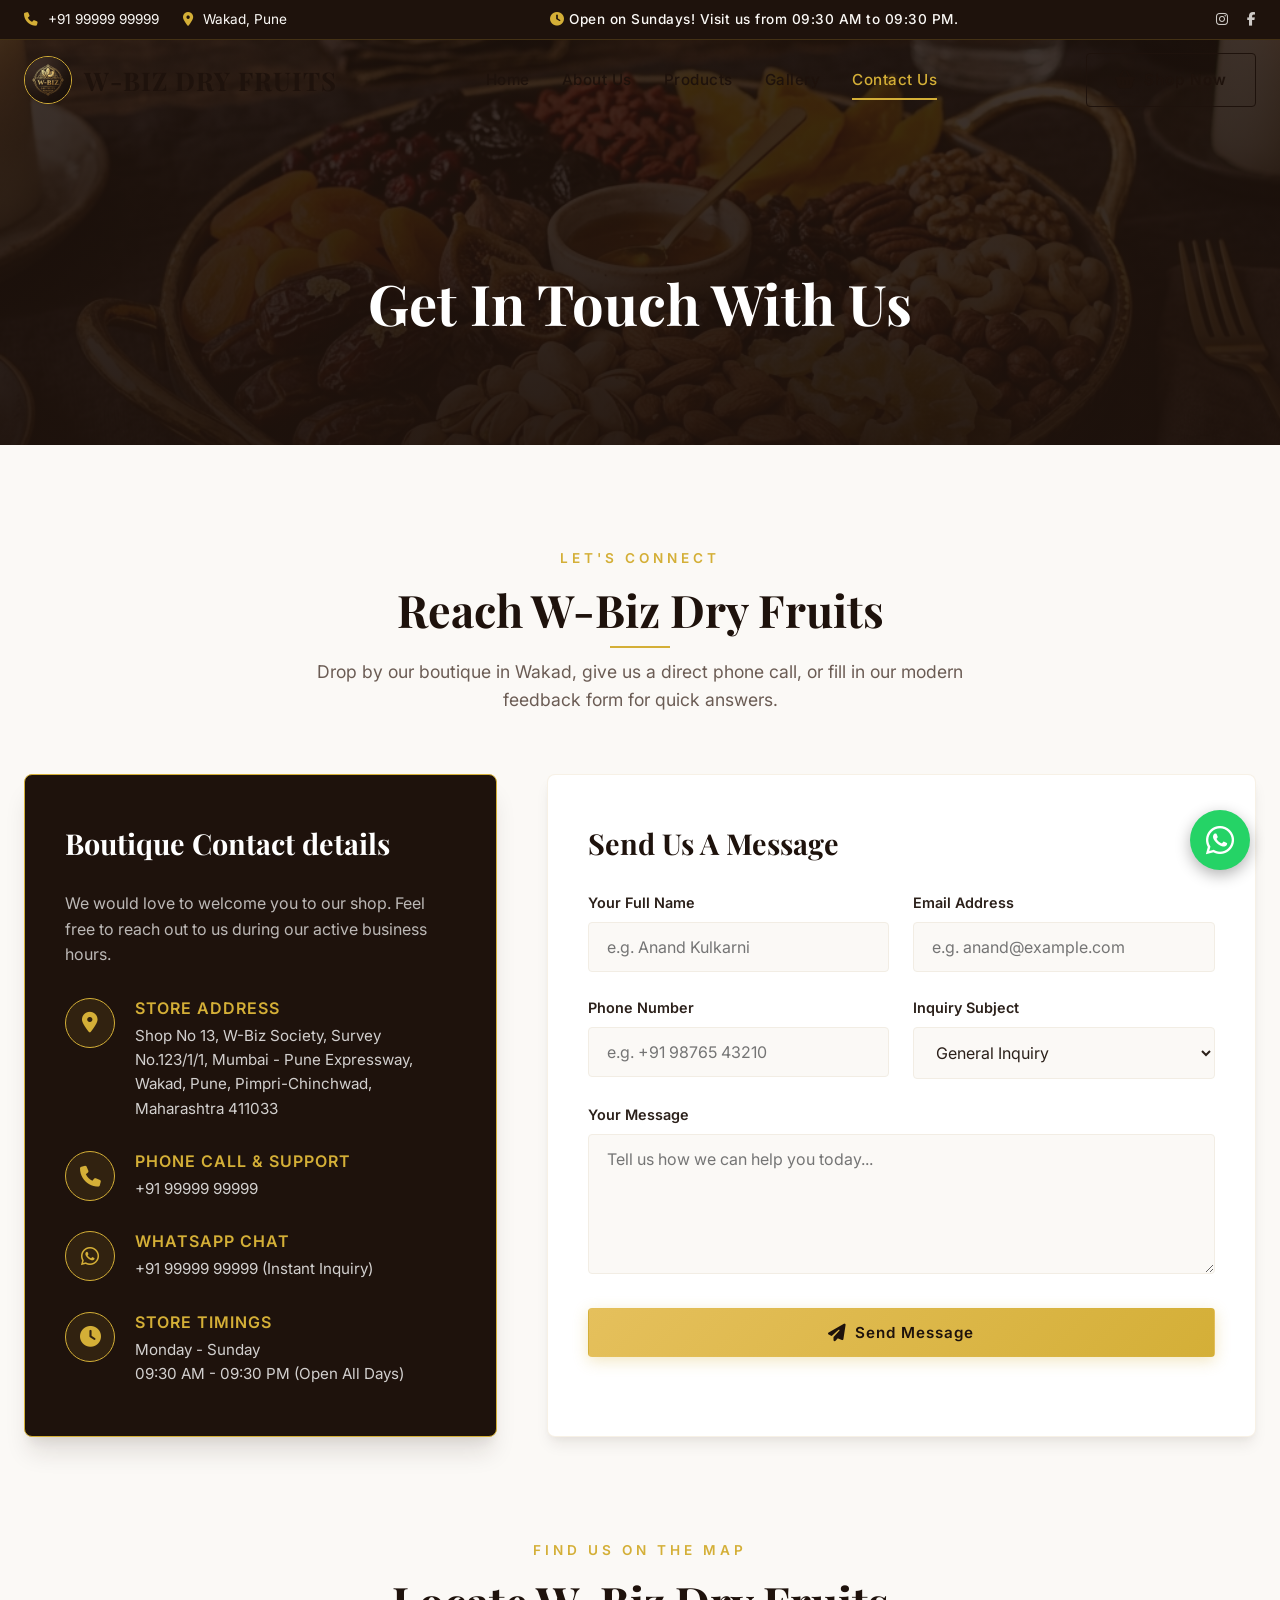
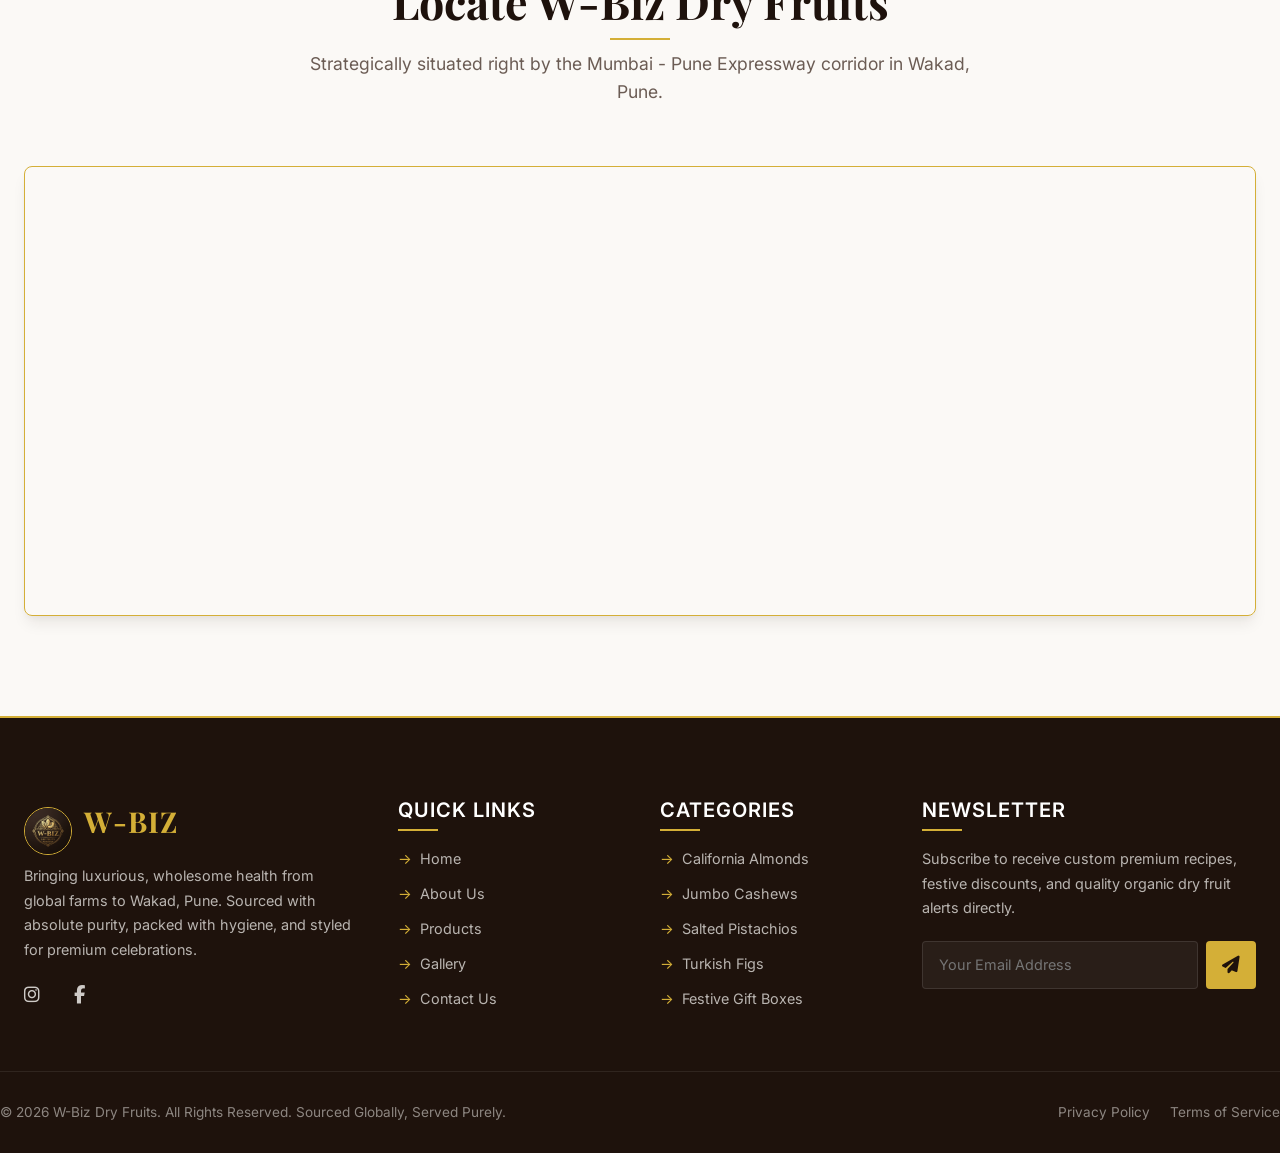
<file: contact.html>
<!DOCTYPE html>
<html lang="en">
<head>
  <meta charset="UTF-8">
  <meta name="viewport" content="width=device-width, initial-scale=1.0">
  <meta name="description" content="Contact W-Biz Dry Fruits in Wakad, Pune. Visit our store, call us at +91 99999 99999, chat on WhatsApp, or send a bulk dry fruit order inquiry.">
  <meta name="keywords" content="Dry Fruits Shop in Wakad, Premium Dry Fruits Pune, Best Dry Fruits Store near Mumbai Pune Expressway">
  <title>Contact Us | W-Biz Dry Fruits - Visit Our Wakad Store</title>
  
  <!-- Favicon -->
  <link rel="icon" type="image/png" href="assets/logo.png">
  
  <!-- FontAwesome Icons CDN -->
  <link rel="stylesheet" href="https://cdnjs.cloudflare.com/ajax/libs/font-awesome/6.4.0/css/all.min.css">
  
  <!-- Premium Custom Styling Sheet -->
  <link rel="stylesheet" href="css/style.css">
</head>
<body class="light-page">

  <!-- Preloader Screen -->
  <div id="preloader">
    <div class="loader-container">
      <div class="loader-logo">W-BIZ</div>
      <div class="loader-spinner"></div>
    </div>
  </div>

  <!-- Top Announcement Bar -->
  <div class="top-bar">
    <div class="container top-bar-content">
      <div class="top-info">
        <span><i class="fa-solid fa-phone"></i> +91 99999 99999</span>
        <span><i class="fa-solid fa-location-dot"></i> Wakad, Pune</span>
      </div>
      <div class="top-promo">
        <i class="fa-solid fa-clock gold-text"></i> Open on Sundays! Visit us from 09:30 AM to 09:30 PM.
      </div>
      <div class="top-socials">
        <a href="https://instagram.com/wbizdryfruits" target="_blank" aria-label="Follow W-Biz Dry Fruits on Instagram"><i class="fa-brands fa-instagram"></i></a>
        <a href="https://facebook.com/wbizdryfruits" target="_blank" aria-label="Follow W-Biz Dry Fruits on Facebook"><i class="fa-brands fa-facebook-f"></i></a>
      </div>
    </div>
  </div>

  <!-- Sticky Premium Navigation Header -->
  <header>
    <div class="container header-container">
      <a href="index.html" class="logo-link">
        <img src="assets/logo.png" alt="W-Biz Dry Fruits Logo" class="logo-img">
        <span class="logo-text">W-BIZ DRY FRUITS</span>
      </a>
      
      <nav class="nav-links" id="menu-links">
        <a href="index.html">Home</a>
        <a href="about.html">About Us</a>
        <a href="products.html">Products</a>
        <a href="gallery.html">Gallery</a>
        <a href="contact.html" class="active">Contact Us</a>
      </nav>
      
      <div class="nav-cta">
        <a href="products.html" class="btn btn-outline">
          <i class="fa-solid fa-basket-shopping"></i> Shop Now
        </a>
      </div>
      
      <button class="hamburger" id="menu-toggle" aria-label="Toggle navigation menu">
        <span></span>
        <span></span>
        <span></span>
      </button>
    </div>
  </header>

  <!-- Contact Hero Section -->
  <section class="about-hero" style="background: linear-gradient(rgba(30, 18, 12, 0.85), rgba(30, 18, 12, 0.95)), url('assets/hero-bg.png') no-repeat center center/cover;">
    <div class="container">
      <h1>Get In Touch With Us</h1>
    </div>
  </section>

  <!-- Contact Details and Form -->
  <section class="section-padding">
    <div class="container">
      <div class="section-header reveal">
        <span>Let's Connect</span>
        <h2>Reach W-Biz Dry Fruits</h2>
        <p>Drop by our boutique in Wakad, give us a direct phone call, or fill in our modern feedback form for quick answers.</p>
      </div>

      <div class="contact-grid reveal">
        
        <!-- Info Panel Column -->
        <div class="contact-info-panel">
          <h3>Boutique Contact details</h3>
          <p style="color: rgba(255,255,255,0.7); margin-bottom: 30px;">We would love to welcome you to our shop. Feel free to reach out to us during our active business hours.</p>
          
          <div class="contact-details-list">
            <!-- Row 1 -->
            <div class="contact-item-row">
              <div class="contact-item-icon"><i class="fa-solid fa-location-dot"></i></div>
              <div class="contact-item-text">
                <h4>Store Address</h4>
                <p>Shop No 13, W-Biz Society, Survey No.123/1/1, Mumbai - Pune Expressway, Wakad, Pune, Pimpri-Chinchwad, Maharashtra 411033</p>
              </div>
            </div>

            <!-- Row 2 -->
            <div class="contact-item-row">
              <div class="contact-item-icon"><i class="fa-solid fa-phone"></i></div>
              <div class="contact-item-text">
                <h4>Phone Call & Support</h4>
                <p>+91 99999 99999</p>
              </div>
            </div>

            <!-- Row 3 -->
            <div class="contact-item-row">
              <div class="contact-item-icon"><i class="fa-brands fa-whatsapp"></i></div>
              <div class="contact-item-text">
                <h4>WhatsApp Chat</h4>
                <p>+91 99999 99999 (Instant Inquiry)</p>
              </div>
            </div>

            <!-- Row 4 -->
            <div class="contact-item-row">
              <div class="contact-item-icon"><i class="fa-solid fa-clock"></i></div>
              <div class="contact-item-text">
                <h4>Store Timings</h4>
                <p>Monday - Sunday<br>09:30 AM - 09:30 PM (Open All Days)</p>
              </div>
            </div>
          </div>
        </div>

        <!-- Interactive Form Column -->
        <div class="contact-form-panel">
          <h3>Send Us A Message</h3>
          
          <form id="contact-us-form">
            <div class="form-grid">
              
              <div class="form-group">
                <label for="contact-name">Your Full Name</label>
                <input type="text" id="contact-name" class="form-control" required placeholder="e.g. Anand Kulkarni">
              </div>

              <div class="form-group">
                <label for="contact-email">Email Address</label>
                <input type="email" id="contact-email" class="form-control" required placeholder="e.g. anand@example.com">
              </div>

              <div class="form-group">
                <label for="contact-phone">Phone Number</label>
                <input type="tel" id="contact-phone" class="form-control" required placeholder="e.g. +91 98765 43210">
              </div>

              <div class="form-group">
                <label for="contact-subject">Inquiry Subject</label>
                <select id="contact-subject" class="form-control">
                  <option value="general">General Inquiry</option>
                  <option value="feedback">Store Feedback</option>
                  <option value="delivery">Delivery Status Check</option>
                  <option value="custom">Other Requests</option>
                </select>
              </div>

              <div class="form-group-full form-group">
                <label for="contact-message">Your Message</label>
                <textarea id="contact-message" class="form-control" required placeholder="Tell us how we can help you today..."></textarea>
              </div>

              <div class="form-group-full" style="margin-top: 10px;">
                <button type="submit" class="btn btn-gold" style="width: 100%;">
                  <i class="fa-solid fa-paper-plane"></i> Send Message
                </button>
              </div>

            </div>
          </form>
        </div>

      </div>
    </div>
  </section>

  <!-- Large Responsive Map Embed -->
  <section class="map-section reveal">
    <div class="container">
      <div class="section-header text-center">
        <span>Find Us On The Map</span>
        <h2>Locate W-Biz Dry Fruits</h2>
        <p>Strategically situated right by the Mumbai - Pune Expressway corridor in Wakad, Pune.</p>
      </div>

      <div class="map-container">
        <iframe src="https://www.google.com/maps/embed?pb=!1m18!1m12!1m3!1d3781.5647585098905!2d73.7538221!3d18.5936852!2m3!1f0!2f0!3f0!3m2!1i1024!2i768!4f13.1!3m3!1m2!1s0x3bc2b9a700000001%3A0xde10b80f146a85f!2sWakad%2C%20Pune%2C%20Maharashtra!5e0!3m2!1sen!2sin!4v1700000000000!5m2!1sen!2sin" allowfullscreen="" loading="lazy" referrerpolicy="no-referrer-when-downgrade" title="Google Map Wakad Pune"></iframe>
      </div>
    </div>
  </section>

  <!-- Luxury Footer -->
  <footer>
    <div class="container footer-top">
      <div class="footer-col footer-about">
        <div class="logo-link">
          <img src="assets/logo.png" alt="W-Biz Dry Fruits Logo" class="logo-img">
          <span class="logo-text">W-BIZ</span>
        </div>
        <p>Bringing luxurious, wholesome health from global farms to Wakad, Pune. Sourced with absolute purity, packed with hygiene, and styled for premium celebrations.</p>
        <div class="top-socials" style="margin-top: 10px;">
          <a href="https://instagram.com/wbizdryfruits" target="_blank" style="margin-left: 0; margin-right: 15px;"><i class="fa-brands fa-instagram fa-lg"></i></a>
          <a href="https://facebook.com/wbizdryfruits" target="_blank" style="margin-right: 15px;"><i class="fa-brands fa-facebook-f fa-lg"></i></a>
        </div>
      </div>
      
      <div class="footer-col">
        <h3>Quick Links</h3>
        <ul class="footer-links-list">
          <li><a href="index.html">Home</a></li>
          <li><a href="about.html">About Us</a></li>
          <li><a href="products.html">Products</a></li>
          <li><a href="gallery.html">Gallery</a></li>
          <li><a href="contact.html">Contact Us</a></li>
        </ul>
      </div>
      
      <div class="footer-col">
        <h3>Categories</h3>
        <ul class="footer-links-list">
          <li><a href="products.html?category=almonds">California Almonds</a></li>
          <li><a href="products.html?category=cashews">Jumbo Cashews</a></li>
          <li><a href="products.html?category=pistachios">Salted Pistachios</a></li>
          <li><a href="products.html?category=figs">Turkish Figs</a></li>
          <li><a href="products.html?category=gift-boxes">Festive Gift Boxes</a></li>
        </ul>
      </div>
      
      <div class="footer-col footer-newsletter">
        <h3>Newsletter</h3>
        <p>Subscribe to receive custom premium recipes, festive discounts, and quality organic dry fruit alerts directly.</p>
        <form class="newsletter-form" id="footer-newsletter-form">
          <input type="email" placeholder="Your Email Address" class="newsletter-input" required aria-label="Email for newsletter subscription">
          <button type="submit" class="newsletter-btn" aria-label="Subscribe to newsletter"><i class="fa-solid fa-paper-plane"></i></button>
        </form>
      </div>
    </div>
    
    <div class="container footer-bottom">
      <p>&copy; 2026 W-Biz Dry Fruits. All Rights Reserved. Sourced Globally, Served Purely.</p>
      <div class="footer-bottom-links">
        <a href="#">Privacy Policy</a>
        <a href="#">Terms of Service</a>
      </div>
    </div>
  </footer>

  <!-- Floating WhatsApp Widget Button -->
  <a href="https://wa.me/919999999999?text=Hi%20W-Biz%20Dry%20Fruits,%20I'm%20visiting%20your%20Contact%20page%20and%20would%20like%20to%20learn%20more." class="whatsapp-float" target="_blank" aria-label="Chat with W-Biz Dry Fruits on WhatsApp">
    <i class="fa-brands fa-whatsapp"></i>
  </a>

  <!-- Global Custom Javascript Sheet -->
  <script src="js/main.js"></script>
</body>
</html>
</file>
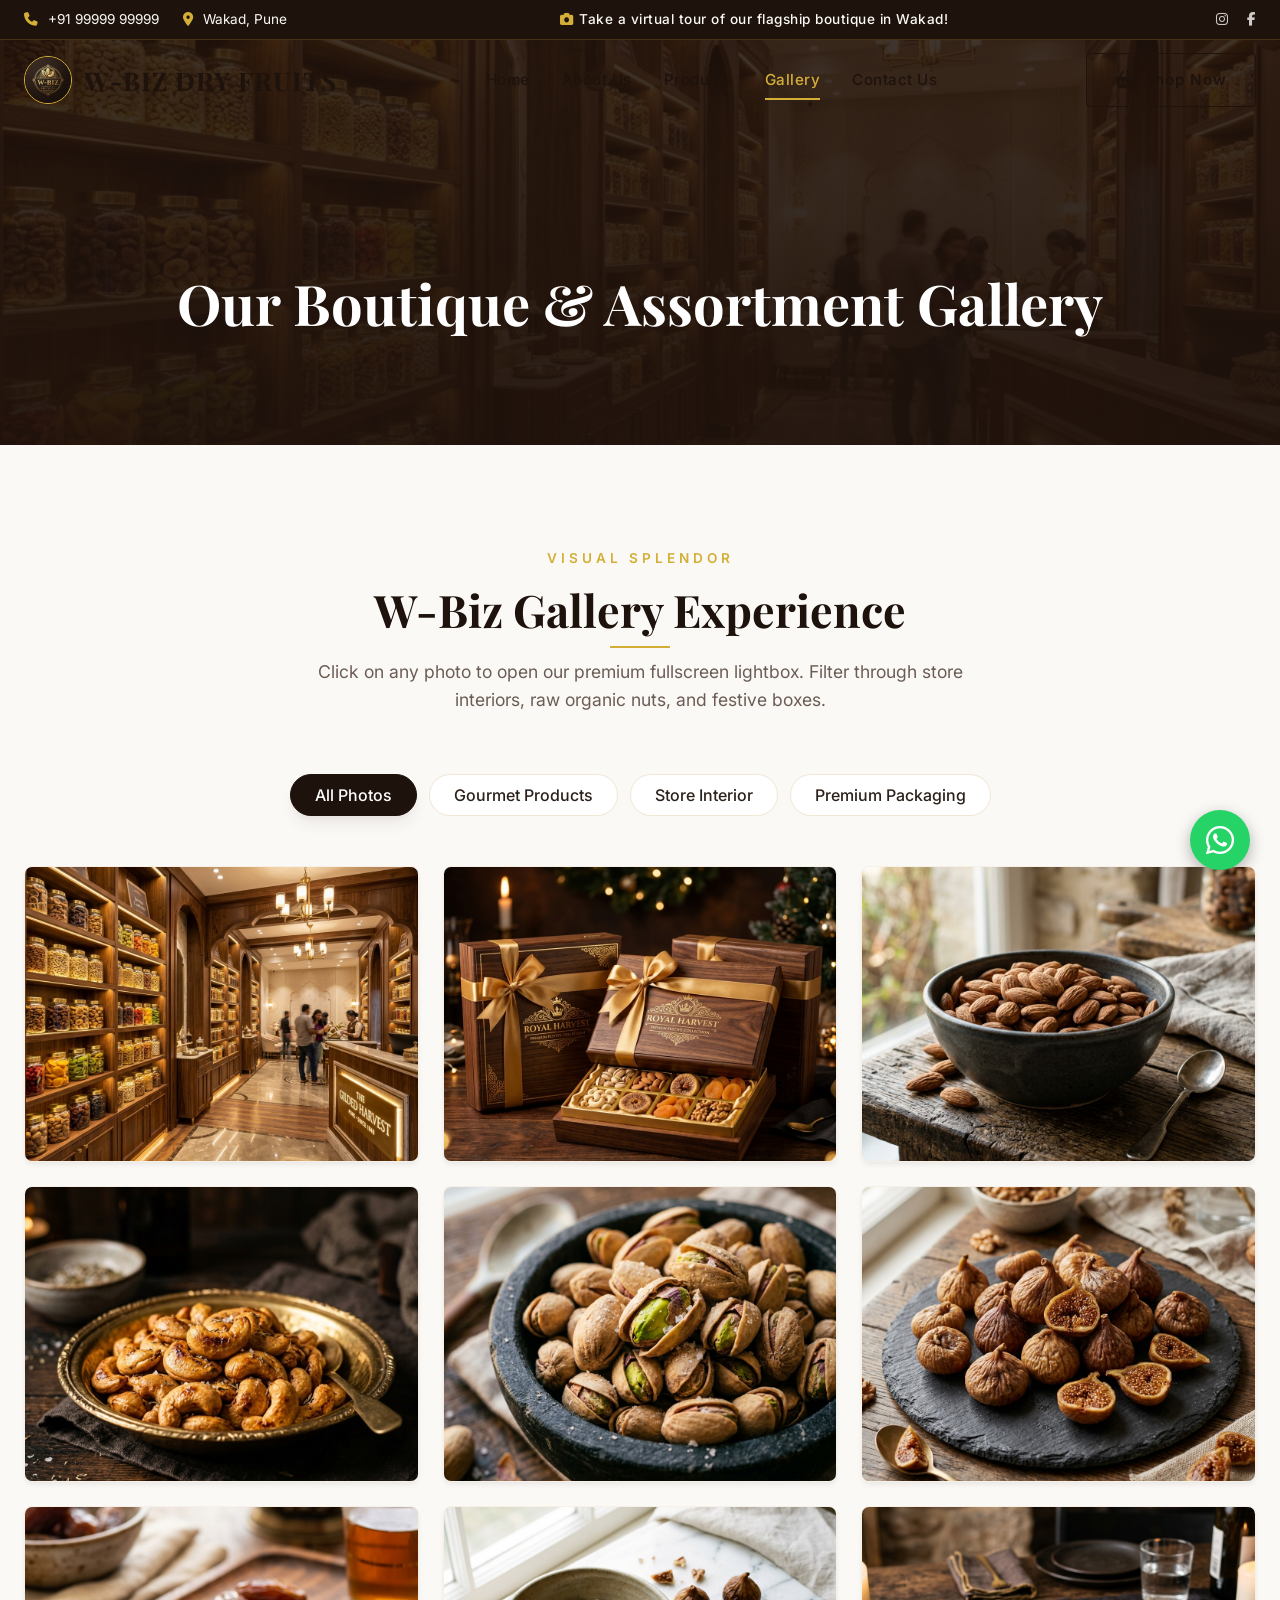
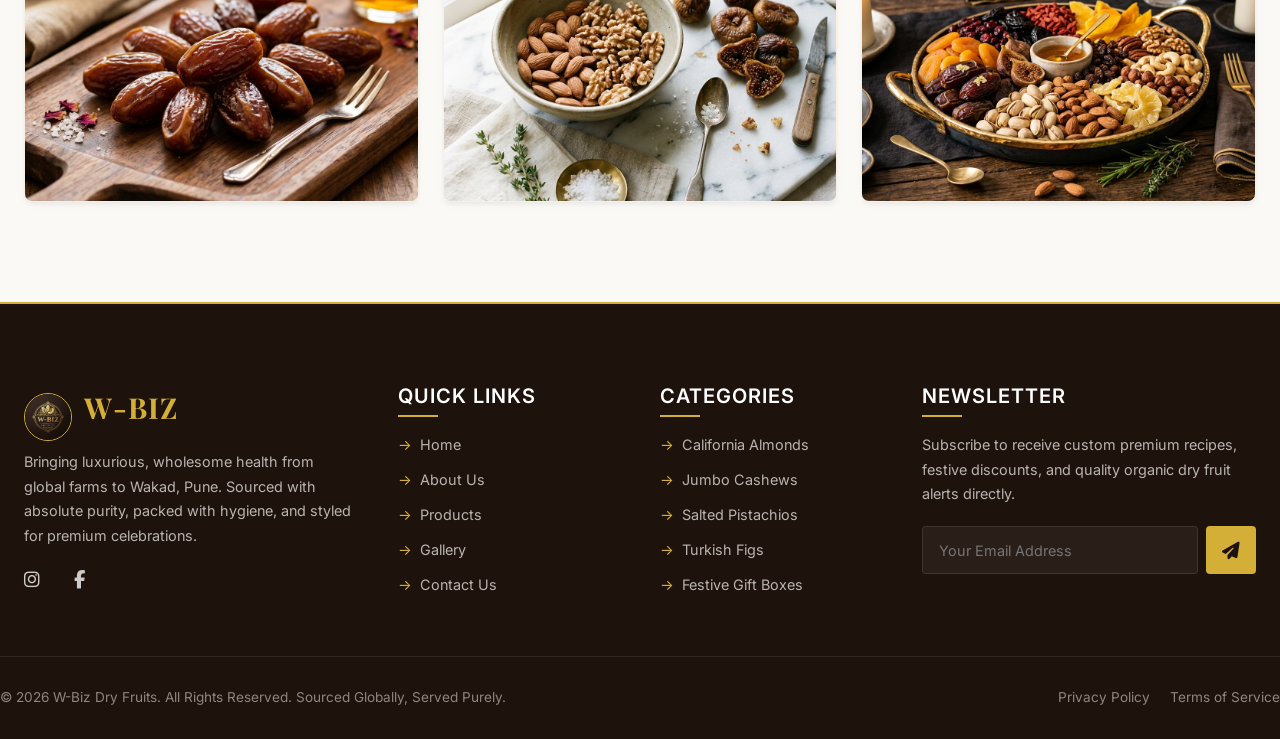
<file: gallery.html>
<!DOCTYPE html>
<html lang="en">
<head>
  <meta charset="UTF-8">
  <meta name="viewport" content="width=device-width, initial-scale=1.0">
  <meta name="description" content="View W-Biz Dry Fruits premium store interior, handpicked organic nuts, vacuum packaging, and elegant festive gift boxes in Wakad, Pune.">
  <meta name="keywords" content="Dry Fruits Shop in Wakad, Premium Dry Fruits Pune, Dry Fruits Gift Boxes Pune">
  <title>Gallery | W-Biz Dry Fruits - Luxury Store & Packaging Photos</title>
  
  <!-- Favicon -->
  <link rel="icon" type="image/png" href="assets/logo.png">
  
  <!-- FontAwesome Icons CDN -->
  <link rel="stylesheet" href="https://cdnjs.cloudflare.com/ajax/libs/font-awesome/6.4.0/css/all.min.css">
  
  <!-- Premium Custom Styling Sheet -->
  <link rel="stylesheet" href="css/style.css">
</head>
<body class="light-page">

  <!-- Preloader Screen -->
  <div id="preloader">
    <div class="loader-container">
      <div class="loader-logo">W-BIZ</div>
      <div class="loader-spinner"></div>
    </div>
  </div>

  <!-- Top Announcement Bar -->
  <div class="top-bar">
    <div class="container top-bar-content">
      <div class="top-info">
        <span><i class="fa-solid fa-phone"></i> +91 99999 99999</span>
        <span><i class="fa-solid fa-location-dot"></i> Wakad, Pune</span>
      </div>
      <div class="top-promo">
        <i class="fa-solid fa-camera gold-text"></i> Take a virtual tour of our flagship boutique in Wakad!
      </div>
      <div class="top-socials">
        <a href="https://instagram.com/wbizdryfruits" target="_blank" aria-label="Follow W-Biz Dry Fruits on Instagram"><i class="fa-brands fa-instagram"></i></a>
        <a href="https://facebook.com/wbizdryfruits" target="_blank" aria-label="Follow W-Biz Dry Fruits on Facebook"><i class="fa-brands fa-facebook-f"></i></a>
      </div>
    </div>
  </div>

  <!-- Sticky Premium Navigation Header -->
  <header>
    <div class="container header-container">
      <a href="index.html" class="logo-link">
        <img src="assets/logo.png" alt="W-Biz Dry Fruits Logo" class="logo-img">
        <span class="logo-text">W-BIZ DRY FRUITS</span>
      </a>
      
      <nav class="nav-links" id="menu-links">
        <a href="index.html">Home</a>
        <a href="about.html">About Us</a>
        <a href="products.html">Products</a>
        <a href="gallery.html" class="active">Gallery</a>
        <a href="contact.html">Contact Us</a>
      </nav>
      
      <div class="nav-cta">
        <a href="products.html" class="btn btn-outline">
          <i class="fa-solid fa-basket-shopping"></i> Shop Now
        </a>
      </div>
      
      <button class="hamburger" id="menu-toggle" aria-label="Toggle navigation menu">
        <span></span>
        <span></span>
        <span></span>
      </button>
    </div>
  </header>

  <!-- Gallery Hero Banner -->
  <section class="about-hero" style="background: linear-gradient(rgba(30, 18, 12, 0.85), rgba(30, 18, 12, 0.95)), url('assets/store-interior.png') no-repeat center center/cover;">
    <div class="container">
      <h1>Our Boutique & Assortment Gallery</h1>
    </div>
  </section>

  <!-- Gallery Grid and Interactive Lightbox -->
  <section class="section-padding">
    <div class="container">
      <div class="section-header reveal">
        <span>Visual Splendor</span>
        <h2>W-Biz Gallery Experience</h2>
        <p>Click on any photo to open our premium fullscreen lightbox. Filter through store interiors, raw organic nuts, and festive boxes.</p>
      </div>

      <!-- Filter Tabs -->
      <div class="filter-tabs reveal" id="gallery-filter-tabs">
        <button class="filter-btn active" data-filter="all">All Photos</button>
        <button class="filter-btn" data-filter="products">Gourmet Products</button>
        <button class="filter-btn" data-filter="interior">Store Interior</button>
        <button class="filter-btn" data-filter="packaging">Premium Packaging</button>
      </div>

      <!-- Gallery Grid -->
      <div class="gallery-grid reveal" id="gallery-image-grid">
        <div style="grid-column: 1 / -1; padding: 40px; display: flex; justify-content: center; align-items: center; flex-direction: column;">
          <div class="loader-spinner" style="border-top-color: var(--accent-gold); width: 40px; height: 40px;"></div>
          <p style="margin-top: 15px; color: var(--text-muted); font-size: 0.95rem; font-family: 'Inter', sans-serif;">Loading boutique gallery...</p>
        </div>
      </div>
    </div>
  </section>

  <!-- Fullscreen Lightbox Modal (JS Triggered) -->
  <div class="lightbox" id="lightbox-modal">
    <button class="lightbox-close" id="lightbox-close-btn" aria-label="Close gallery modal"><i class="fa-solid fa-xmark"></i></button>
    <button class="lightbox-nav lightbox-prev" id="lightbox-prev-btn" aria-label="Previous gallery image"><i class="fa-solid fa-chevron-left"></i></button>
    <button class="lightbox-nav lightbox-next" id="lightbox-next-btn" aria-label="Next gallery image"><i class="fa-solid fa-chevron-right"></i></button>
    
    <div class="lightbox-content">
      <img src="assets/store-interior.png" alt="Lightbox Visual" class="lightbox-img" id="lightbox-active-img">
      <div class="lightbox-caption" id="lightbox-active-caption">Store Interior Mock</div>
    </div>
  </div>

  <!-- Luxury Footer -->
  <footer>
    <div class="container footer-top">
      <div class="footer-col footer-about">
        <div class="logo-link">
          <img src="assets/logo.png" alt="W-Biz Dry Fruits Logo" class="logo-img">
          <span class="logo-text">W-BIZ</span>
        </div>
        <p>Bringing luxurious, wholesome health from global farms to Wakad, Pune. Sourced with absolute purity, packed with hygiene, and styled for premium celebrations.</p>
        <div class="top-socials" style="margin-top: 10px;">
          <a href="https://instagram.com/wbizdryfruits" target="_blank" style="margin-left: 0; margin-right: 15px;"><i class="fa-brands fa-instagram fa-lg"></i></a>
          <a href="https://facebook.com/wbizdryfruits" target="_blank" style="margin-right: 15px;"><i class="fa-brands fa-facebook-f fa-lg"></i></a>
        </div>
      </div>
      
      <div class="footer-col">
        <h3>Quick Links</h3>
        <ul class="footer-links-list">
          <li><a href="index.html">Home</a></li>
          <li><a href="about.html">About Us</a></li>
          <li><a href="products.html">Products</a></li>
          <li><a href="gallery.html">Gallery</a></li>
          <li><a href="contact.html">Contact Us</a></li>
        </ul>
      </div>
      
      <div class="footer-col">
        <h3>Categories</h3>
        <ul class="footer-links-list">
          <li><a href="products.html?category=almonds">California Almonds</a></li>
          <li><a href="products.html?category=cashews">Jumbo Cashews</a></li>
          <li><a href="products.html?category=pistachios">Salted Pistachios</a></li>
          <li><a href="products.html?category=figs">Turkish Figs</a></li>
          <li><a href="products.html?category=gift-boxes">Festive Gift Boxes</a></li>
        </ul>
      </div>
      
      <div class="footer-col footer-newsletter">
        <h3>Newsletter</h3>
        <p>Subscribe to receive custom premium recipes, festive discounts, and quality organic dry fruit alerts directly.</p>
        <form class="newsletter-form" id="footer-newsletter-form">
          <input type="email" placeholder="Your Email Address" class="newsletter-input" required aria-label="Email for newsletter subscription">
          <button type="submit" class="newsletter-btn" aria-label="Subscribe to newsletter"><i class="fa-solid fa-paper-plane"></i></button>
        </form>
      </div>
    </div>
    
    <div class="container footer-bottom">
      <p>&copy; 2026 W-Biz Dry Fruits. All Rights Reserved. Sourced Globally, Served Purely.</p>
      <div class="footer-bottom-links">
        <a href="#">Privacy Policy</a>
        <a href="#">Terms of Service</a>
      </div>
    </div>
  </footer>

  <!-- Floating WhatsApp Widget Button -->
  <a href="https://wa.me/919999999999?text=Hi%20W-Biz%20Dry%20Fruits,%20I'm%20viewing%20your%20photo%20gallery%20and%20would%20like%20to%20learn%20more." class="whatsapp-float" target="_blank" aria-label="Chat with W-Biz Dry Fruits on WhatsApp">
    <i class="fa-brands fa-whatsapp"></i>
  </a>

  <!-- Global Custom Javascript Sheet -->
  <script src="js/products-data.js"></script>
  <script src="js/main.js"></script>
</body>
</html>
</file>
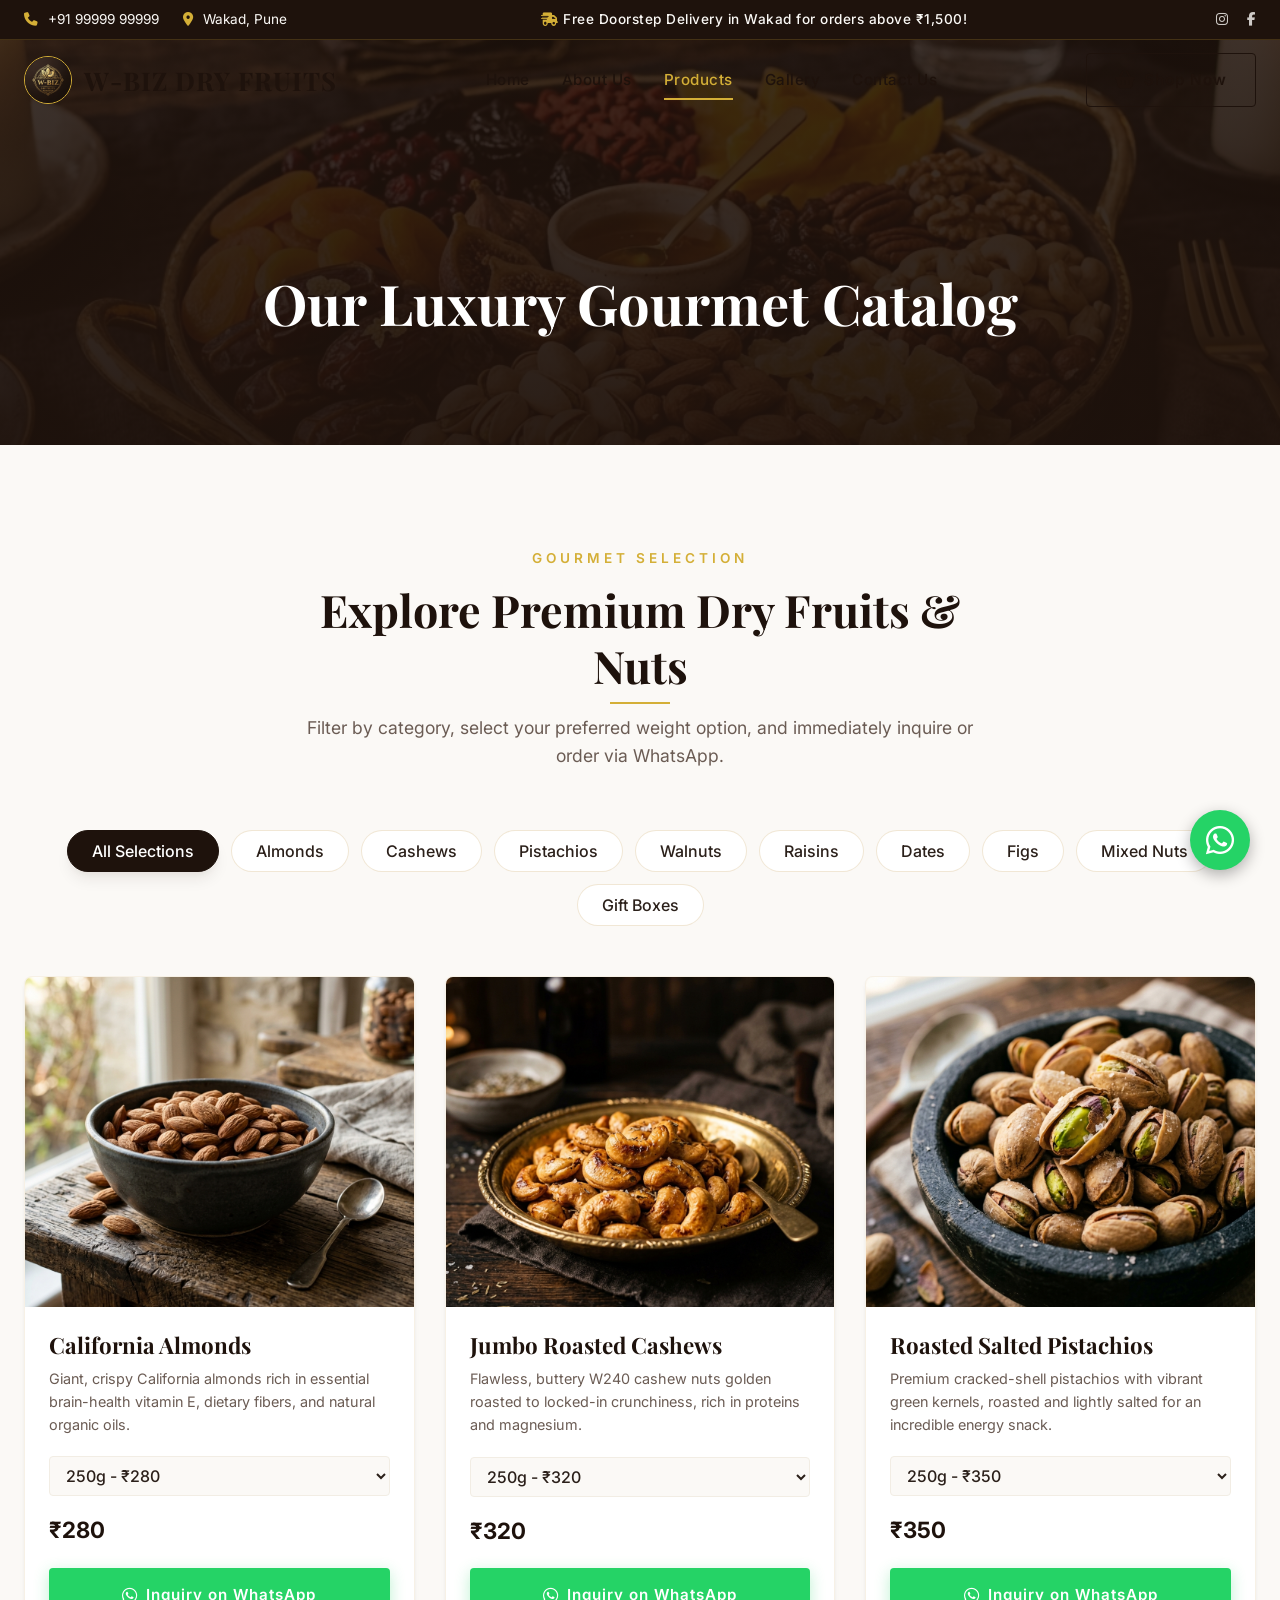
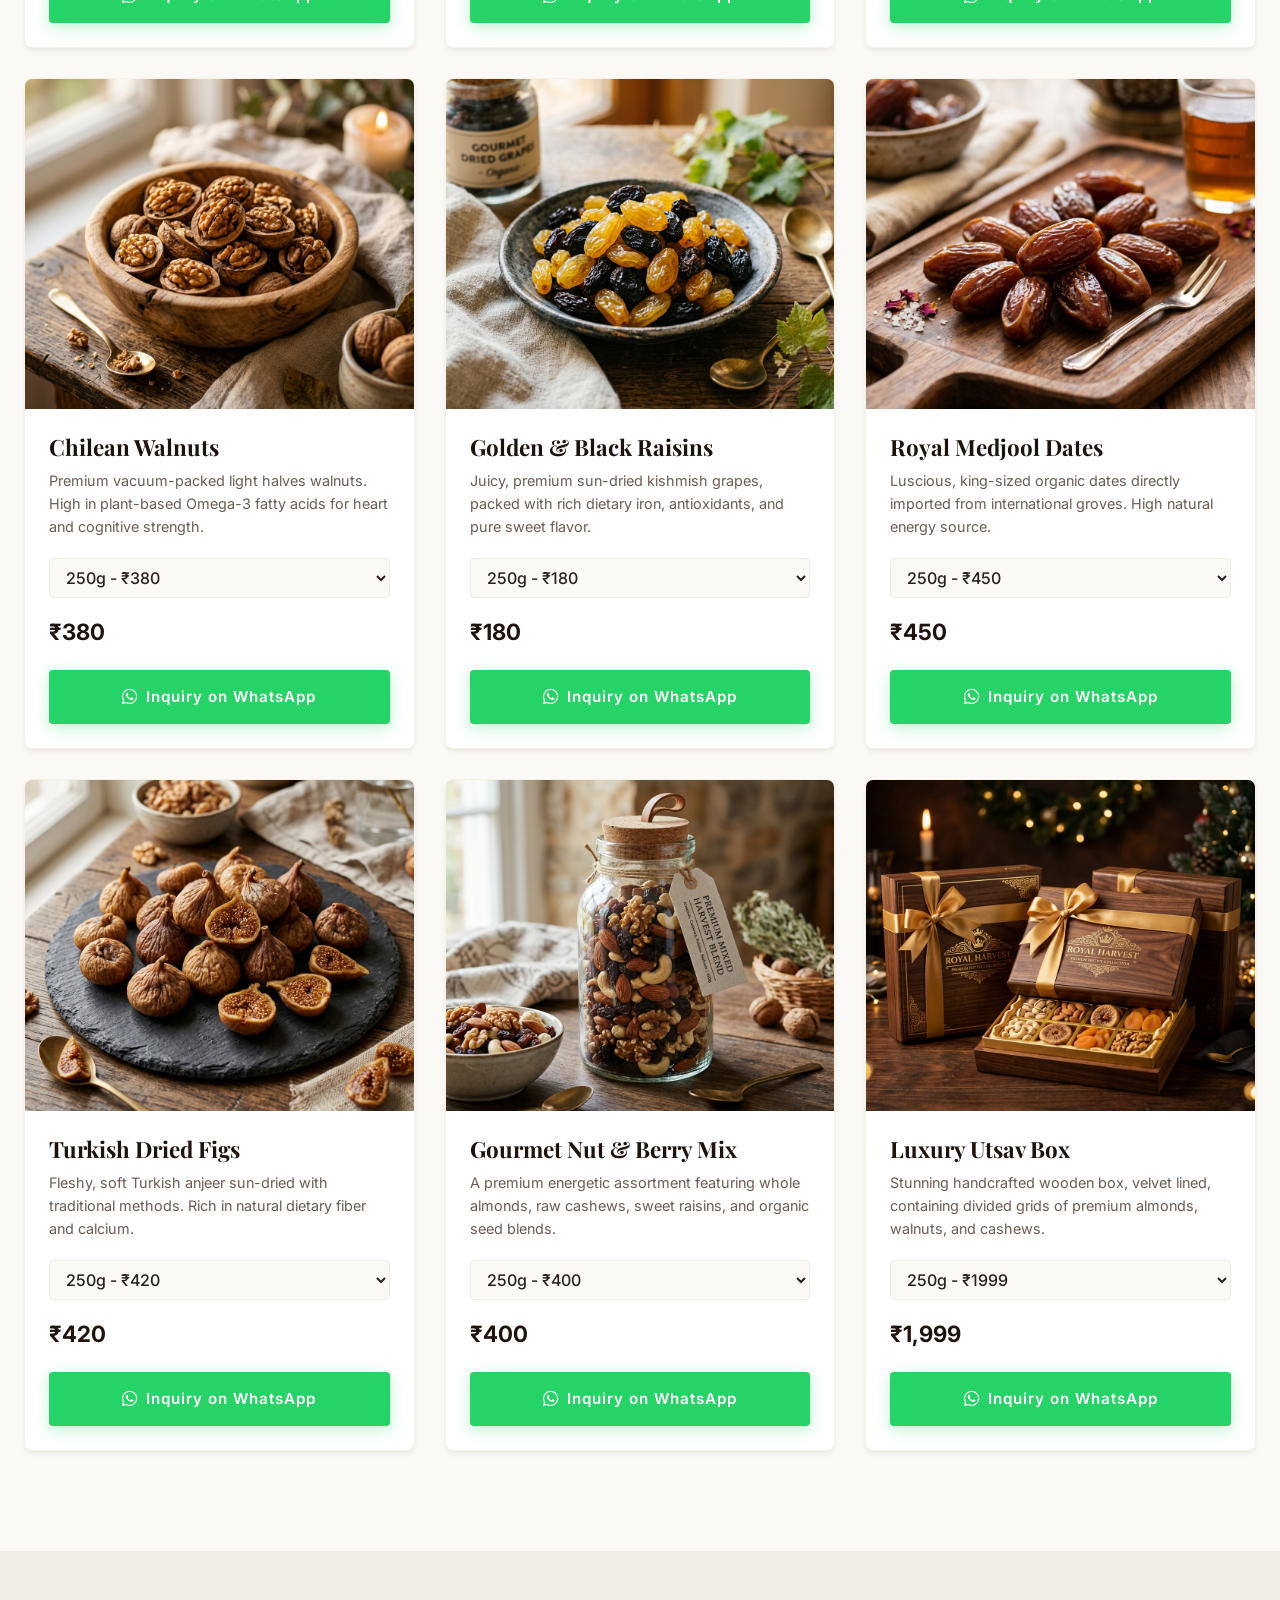
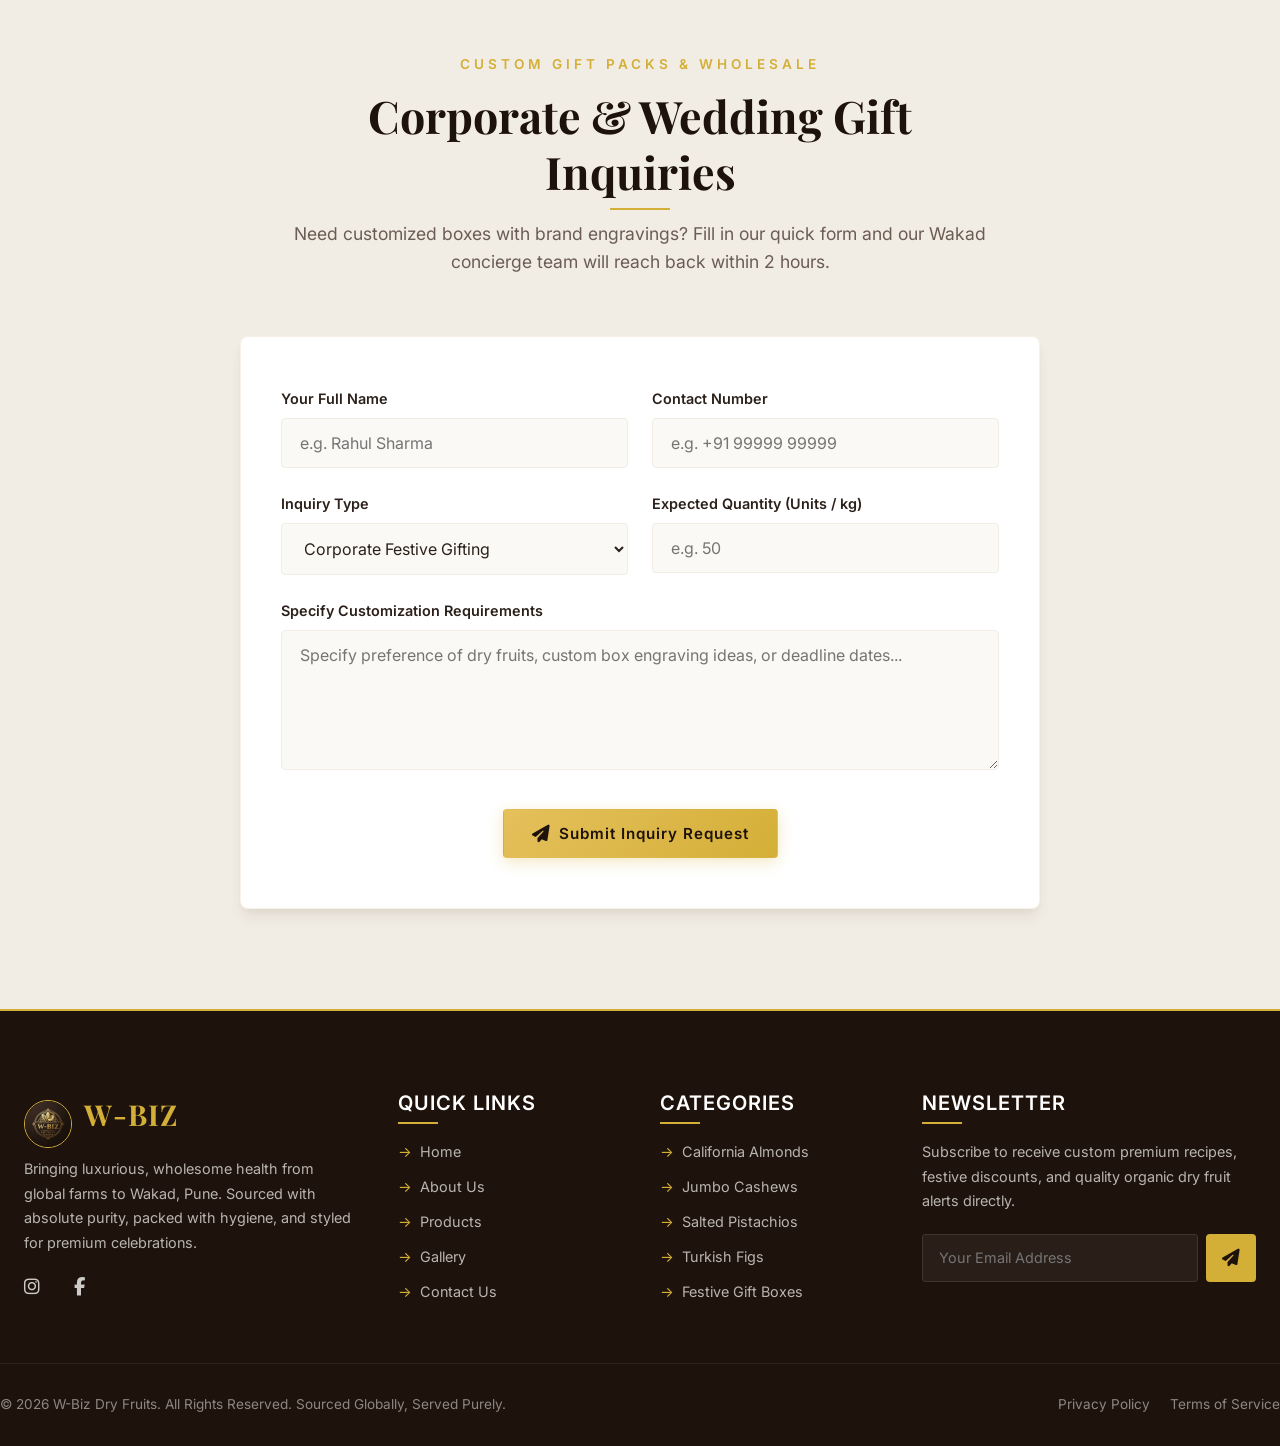
<file: products.html>
<!DOCTYPE html>
<html lang="en">
<head>
  <meta charset="UTF-8">
  <meta name="viewport" content="width=device-width, initial-scale=1.0">
  <meta name="description" content="Shop premium organic dry fruits and nuts in Wakad, Pune. Select Almonds, Cashews, Raisins, Pistachios, Dates, Turkish Figs, and luxury gift boxes. Custom weight options and WhatsApp inquiry.">
  <meta name="keywords" content="Dry Fruits Shop in Wakad, Premium Dry Fruits Pune, Organic Dry Fruits in Pune, Dry Fruits Gift Boxes Pune">
  <title>Products | W-Biz Dry Fruits - Luxury Organic Nuts & Gift Boxes</title>
  
  <!-- Favicon -->
  <link rel="icon" type="image/png" href="assets/logo.png">
  
  <!-- FontAwesome Icons CDN -->
  <link rel="stylesheet" href="https://cdnjs.cloudflare.com/ajax/libs/font-awesome/6.4.0/css/all.min.css">
  
  <!-- Premium Custom Styling Sheet -->
  <link rel="stylesheet" href="css/style.css">
</head>
<body class="light-page">

  <!-- Preloader Screen -->
  <div id="preloader">
    <div class="loader-container">
      <div class="loader-logo">W-BIZ</div>
      <div class="loader-spinner"></div>
    </div>
  </div>

  <!-- Top Announcement Bar -->
  <div class="top-bar">
    <div class="container top-bar-content">
      <div class="top-info">
        <span><i class="fa-solid fa-phone"></i> +91 99999 99999</span>
        <span><i class="fa-solid fa-location-dot"></i> Wakad, Pune</span>
      </div>
      <div class="top-promo">
        <i class="fa-solid fa-truck-fast gold-text"></i> Free Doorstep Delivery in Wakad for orders above ₹1,500!
      </div>
      <div class="top-socials">
        <a href="https://instagram.com/wbizdryfruits" target="_blank" aria-label="Follow W-Biz Dry Fruits on Instagram"><i class="fa-brands fa-instagram"></i></a>
        <a href="https://facebook.com/wbizdryfruits" target="_blank" aria-label="Follow W-Biz Dry Fruits on Facebook"><i class="fa-brands fa-facebook-f"></i></a>
      </div>
    </div>
  </div>

  <!-- Sticky Premium Navigation Header -->
  <header>
    <div class="container header-container">
      <a href="index.html" class="logo-link">
        <img src="assets/logo.png" alt="W-Biz Dry Fruits Logo" class="logo-img">
        <span class="logo-text">W-BIZ DRY FRUITS</span>
      </a>
      
      <nav class="nav-links" id="menu-links">
        <a href="index.html">Home</a>
        <a href="about.html">About Us</a>
        <a href="products.html" class="active">Products</a>
        <a href="gallery.html">Gallery</a>
        <a href="contact.html">Contact Us</a>
      </nav>
      
      <div class="nav-cta">
        <a href="products.html" class="btn btn-outline">
          <i class="fa-solid fa-basket-shopping"></i> Shop Now
        </a>
      </div>
      
      <button class="hamburger" id="menu-toggle" aria-label="Toggle navigation menu">
        <span></span>
        <span></span>
        <span></span>
      </button>
    </div>
  </header>

  <!-- Products Hero Section -->
  <section class="about-hero" style="background: linear-gradient(rgba(30, 18, 12, 0.85), rgba(30, 18, 12, 0.95)), url('assets/hero-bg.png') no-repeat center center/cover;">
    <div class="container">
      <h1>Our Luxury Gourmet Catalog</h1>
    </div>
  </section>

  <!-- Products Grid and Filters -->
  <section class="section-padding">
    <div class="container">
      <div class="section-header reveal">
        <span>Gourmet Selection</span>
        <h2>Explore Premium Dry Fruits & Nuts</h2>
        <p>Filter by category, select your preferred weight option, and immediately inquire or order via WhatsApp.</p>
      </div>

      <!-- Category Filter Tabs -->
      <div class="filter-tabs reveal" id="category-filter-tabs">
        <button class="filter-btn active" data-filter="all">All Selections</button>
        <button class="filter-btn" data-filter="almonds">Almonds</button>
        <button class="filter-btn" data-filter="cashews">Cashews</button>
        <button class="filter-btn" data-filter="pistachios">Pistachios</button>
        <button class="filter-btn" data-filter="walnuts">Walnuts</button>
        <button class="filter-btn" data-filter="raisins">Raisins</button>
        <button class="filter-btn" data-filter="dates">Dates</button>
        <button class="filter-btn" data-filter="figs">Figs</button>
        <button class="filter-btn" data-filter="mixed">Mixed Nuts</button>
        <button class="filter-btn" data-filter="gift-boxes">Gift Boxes</button>
      </div>

      <!-- Products Grid -->
      <div class="products-grid reveal" id="products-catalog-grid">
        <div style="grid-column: 1 / -1; padding: 60px 40px; display: flex; justify-content: center; align-items: center; flex-direction: column;">
          <div class="loader-spinner" style="border-top-color: var(--accent-gold); width: 40px; height: 40px;"></div>
          <p style="margin-top: 15px; color: var(--text-muted); font-size: 0.95rem; font-family: 'Inter', sans-serif;">Loading premium dry fruits...</p>
        </div>
      </div>
    </div>
  </section>

  <!-- Custom Request forms for Corporate / Festive Box customizations -->
  <section class="section-padding" style="background-color: var(--bg-cream-dark);">
    <div class="container">
      <div class="section-header reveal text-center">
        <span>Custom Gift Packs & Wholesale</span>
        <h2>Corporate & Wedding Gift Inquiries</h2>
        <p>Need customized boxes with brand engravings? Fill in our quick form and our Wakad concierge team will reach back within 2 hours.</p>
      </div>

      <div class="contact-form-panel reveal" style="max-width: 800px; margin: 0 auto;">
        <form id="product-inquiry-form">
          <div class="form-grid">
            <div class="form-group">
              <label for="inq-name">Your Full Name</label>
              <input type="text" id="inq-name" class="form-control" required placeholder="e.g. Rahul Sharma">
            </div>
            
            <div class="form-group">
              <label for="inq-phone">Contact Number</label>
              <input type="tel" id="inq-phone" class="form-control" required placeholder="e.g. +91 99999 99999">
            </div>
            
            <div class="form-group">
              <label for="inq-type">Inquiry Type</label>
              <select id="inq-type" class="form-control">
                <option value="corporate">Corporate Festive Gifting</option>
                <option value="wedding">Wedding / Ceremony Hampers</option>
                <option value="bulk">Bulk Wholesale Order (10kg+)</option>
                <option value="custom">Other Customization</option>
              </select>
            </div>
            
            <div class="form-group">
              <label for="inq-quantity">Expected Quantity (Units / kg)</label>
              <input type="number" id="inq-quantity" class="form-control" required placeholder="e.g. 50" min="1">
            </div>
            
            <div class="form-group-full form-group">
              <label for="inq-msg">Specify Customization Requirements</label>
              <textarea id="inq-msg" class="form-control" placeholder="Specify preference of dry fruits, custom box engraving ideas, or deadline dates..."></textarea>
            </div>
            
            <div class="form-group-full text-center" style="margin-top: 15px;">
              <button type="submit" class="btn btn-gold" style="min-width: 250px;">
                <i class="fa-solid fa-paper-plane"></i> Submit Inquiry Request
              </button>
            </div>
          </div>
        </form>
      </div>
    </div>
  </section>

  <!-- Luxury Footer -->
  <footer>
    <div class="container footer-top">
      <div class="footer-col footer-about">
        <div class="logo-link">
          <img src="assets/logo.png" alt="W-Biz Dry Fruits Logo" class="logo-img">
          <span class="logo-text">W-BIZ</span>
        </div>
        <p>Bringing luxurious, wholesome health from global farms to Wakad, Pune. Sourced with absolute purity, packed with hygiene, and styled for premium celebrations.</p>
        <div class="top-socials" style="margin-top: 10px;">
          <a href="https://instagram.com/wbizdryfruits" target="_blank" style="margin-left: 0; margin-right: 15px;"><i class="fa-brands fa-instagram fa-lg"></i></a>
          <a href="https://facebook.com/wbizdryfruits" target="_blank" style="margin-right: 15px;"><i class="fa-brands fa-facebook-f fa-lg"></i></a>
        </div>
      </div>
      
      <div class="footer-col">
        <h3>Quick Links</h3>
        <ul class="footer-links-list">
          <li><a href="index.html">Home</a></li>
          <li><a href="about.html">About Us</a></li>
          <li><a href="products.html">Products</a></li>
          <li><a href="gallery.html">Gallery</a></li>
          <li><a href="contact.html">Contact Us</a></li>
        </ul>
      </div>
      
      <div class="footer-col">
        <h3>Categories</h3>
        <ul class="footer-links-list">
          <li><a href="products.html?category=almonds">California Almonds</a></li>
          <li><a href="products.html?category=cashews">Jumbo Cashews</a></li>
          <li><a href="products.html?category=pistachios">Salted Pistachios</a></li>
          <li><a href="products.html?category=figs">Turkish Figs</a></li>
          <li><a href="products.html?category=gift-boxes">Festive Gift Boxes</a></li>
        </ul>
      </div>
      
      <div class="footer-col footer-newsletter">
        <h3>Newsletter</h3>
        <p>Subscribe to receive custom premium recipes, festive discounts, and quality organic dry fruit alerts directly.</p>
        <form class="newsletter-form" id="footer-newsletter-form">
          <input type="email" placeholder="Your Email Address" class="newsletter-input" required aria-label="Email for newsletter subscription">
          <button type="submit" class="newsletter-btn" aria-label="Subscribe to newsletter"><i class="fa-solid fa-paper-plane"></i></button>
        </form>
      </div>
    </div>
    
    <div class="container footer-bottom">
      <p>&copy; 2026 W-Biz Dry Fruits. All Rights Reserved. Sourced Globally, Served Purely.</p>
      <div class="footer-bottom-links">
        <a href="#">Privacy Policy</a>
        <a href="#">Terms of Service</a>
      </div>
    </div>
  </footer>

  <!-- Floating WhatsApp Widget Button -->
  <a href="https://wa.me/919999999999?text=Hi%20W-Biz%20Dry%20Fruits,%20I'm%20visiting%20your%20products%20catalog%20and%20would%20like%20to%20learn%20more." class="whatsapp-float" target="_blank" aria-label="Chat with W-Biz Dry Fruits on WhatsApp">
    <i class="fa-brands fa-whatsapp"></i>
  </a>

  <!-- Global Custom Javascript Sheet -->
  <script src="js/products-data.js"></script>
  <script src="js/main.js"></script>
</body>
</html>
</file>
<file: css/style.css>
/* 
========================================================================
   W-BIZ DRY FRUITS & NUTS STORE - PREMIUM CUSTOM CSS
   Theme: Luxury, Elegant, Clean, High-end Boutique
   Colors: Dark Chocolate, Warm Gold, Soft Cream, Pure White
========================================================================
*/

/* --- Google Fonts --- */
@import url('https://fonts.googleapis.com/css2?family=Inter:wght@300;400;500;600;700&family=Playfair+Display:ital,wght@0,400;0,600;0,700;1,400&display=swap');

/* --- CSS Variables & Custom Properties --- */
:root {
  /* Color Palette */
  --primary-dark: #1e120c;        /* Deepest dark chocolate */
  --primary-mid: #2c1a11;         /* Mid chocolate brown */
  --primary-light: #3d281c;       /* Light roasted brown */
  --accent-gold: #d4af37;         /* Metallic luxury gold */
  --accent-gold-dark: #aa8522;    /* Shadowed antique gold */
  --accent-gold-light: #f3e5ab;   /* Bright cream gold */
  --bg-cream: #fbf9f6;            /* Premium warm white cream */
  --bg-cream-dark: #f2ede4;       /* Section background cream */
  --text-dark: #2b201a;           /* Ultra high contrast charcoal brown */
  --text-muted: #6b5c54;          /* Soft grey brown */
  --text-light: #fbf9f6;          /* Cream-white text */
  --white: #ffffff;
  
  /* Blends & Opacities */
  --gold-glow: rgba(212, 175, 55, 0.25);
  --gold-border: rgba(212, 175, 55, 0.3);
  --glass-bg: rgba(255, 255, 255, 0.75);
  --glass-bg-dark: rgba(30, 18, 12, 0.85);

  /* Shadows */
  --shadow-sm: 0 4px 6px -1px rgba(0, 0, 0, 0.05), 0 2px 4px -1px rgba(0, 0, 0, 0.03);
  --shadow-md: 0 10px 15px -3px rgba(44, 26, 17, 0.08), 0 4px 6px -2px rgba(44, 26, 17, 0.04);
  --shadow-lg: 0 20px 25px -5px rgba(44, 26, 17, 0.12), 0 10px 10px -5px rgba(44, 26, 17, 0.06);
  --shadow-gold: 0 12px 30px rgba(212, 175, 55, 0.2);
  --shadow-inner: inset 0 2px 4px 0 rgba(0, 0, 0, 0.06);

  /* Layout Constants */
  --max-width: 1280px;
  --header-height: 80px;
  --topbar-height: 40px;
  
  /* Animations */
  --transition-fast: 0.2s cubic-bezier(0.16, 1, 0.3, 1);
  --transition-normal: 0.4s cubic-bezier(0.16, 1, 0.3, 1);
  --transition-slow: 0.8s cubic-bezier(0.16, 1, 0.3, 1);
}

/* --- Base Resets --- */
*, *::before, *::after {
  box-sizing: border-box;
  margin: 0;
  padding: 0;
}

html {
  scroll-behavior: smooth;
  font-size: 16px;
  -webkit-font-smoothing: antialiased;
  -moz-osx-font-smoothing: grayscale;
}

body {
  font-family: 'Inter', sans-serif;
  background-color: var(--bg-cream);
  color: var(--text-dark);
  line-height: 1.6;
  overflow-x: hidden;
}

h1, h2, h3, h4, h5, h6 {
  font-family: 'Playfair Display', serif;
  color: var(--primary-dark);
  font-weight: 700;
  line-height: 1.25;
}

a {
  color: inherit;
  text-decoration: none;
  transition: var(--transition-fast);
}

img {
  max-width: 100%;
  height: auto;
  display: block;
}

button, input, textarea, select {
  font-family: inherit;
  font-size: inherit;
  outline: none;
}

ul {
  list-style: none;
}

/* --- Premium Scrollbar --- */
::-webkit-scrollbar {
  width: 10px;
}
::-webkit-scrollbar-track {
  background: var(--primary-dark);
}
::-webkit-scrollbar-thumb {
  background: var(--accent-gold);
  border: 2px solid var(--primary-dark);
  border-radius: 5px;
}
::-webkit-scrollbar-thumb:hover {
  background: var(--accent-gold-dark);
}

/* --- Preloader --- */
#preloader {
  position: fixed;
  top: 0;
  left: 0;
  width: 100%;
  height: 100%;
  background-color: var(--primary-dark);
  display: flex;
  justify-content: center;
  align-items: center;
  z-index: 9999;
  transition: opacity 0.5s ease, visibility 0.5s ease;
}

.loader-container {
  text-align: center;
}

.loader-logo {
  font-family: 'Playfair Display', serif;
  font-size: 2.5rem;
  color: var(--accent-gold);
  margin-bottom: 20px;
  letter-spacing: 2px;
  animation: pulse-gold 2s infinite ease-in-out;
}

.loader-spinner {
  width: 50px;
  height: 50px;
  border: 3px solid rgba(212, 175, 55, 0.1);
  border-top: 3px solid var(--accent-gold);
  border-radius: 50%;
  margin: 0 auto;
  animation: spin 1s infinite linear;
}

/* --- Global Utility Classes --- */
.container {
  max-width: var(--max-width);
  margin: 0 auto;
  padding: 0 24px;
}

.section-padding {
  padding: 100px 0;
}

.text-center { text-align: center; }

.gold-text {
  color: var(--accent-gold);
}

.gold-gradient-text {
  background: linear-gradient(135deg, #f3e5ab 0%, #d4af37 50%, #aa8522 100%);
  -webkit-background-clip: text;
  -webkit-text-fill-color: transparent;
}

.section-header {
  margin-bottom: 60px;
  text-align: center;
  max-width: 700px;
  margin-left: auto;
  margin-right: auto;
}

.section-header span {
  font-family: 'Inter', sans-serif;
  text-transform: uppercase;
  font-size: 0.85rem;
  letter-spacing: 4px;
  color: var(--accent-gold);
  font-weight: 600;
  display: inline-block;
  margin-bottom: 12px;
}

.section-header h2 {
  font-size: 2.8rem;
  margin-bottom: 16px;
  position: relative;
}

.section-header h2::after {
  content: '';
  position: absolute;
  bottom: -10px;
  left: 50%;
  transform: translateX(-50%);
  width: 60px;
  height: 2px;
  background: var(--accent-gold);
}

.section-header p {
  color: var(--text-muted);
  margin-top: 20px;
  font-size: 1.1rem;
}

/* --- Custom Premium Buttons --- */
.btn {
  display: inline-flex;
  align-items: center;
  justify-content: center;
  padding: 14px 28px;
  border-radius: 4px;
  font-weight: 600;
  font-size: 0.95rem;
  letter-spacing: 1px;
  cursor: pointer;
  transition: var(--transition-normal);
  border: 1px solid transparent;
}

.btn-gold {
  background: linear-gradient(135deg, #e5c05c 0%, #d4af37 100%);
  color: var(--primary-dark);
  box-shadow: 0 4px 15px rgba(212, 175, 55, 0.3);
}

.btn-gold:hover {
  background: linear-gradient(135deg, #d4af37 0%, #aa8522 100%);
  box-shadow: 0 6px 20px rgba(212, 175, 55, 0.45);
  transform: translateY(-2px);
}

.btn-outline {
  background: transparent;
  color: var(--accent-gold);
  border-color: var(--accent-gold);
}

.btn-outline:hover {
  background: var(--accent-gold);
  color: var(--primary-dark);
  transform: translateY(-2px);
  box-shadow: 0 6px 20px rgba(212, 175, 55, 0.3);
}

.btn-dark {
  background: var(--primary-dark);
  color: var(--white);
  border-color: var(--primary-light);
}

.btn-dark:hover {
  background: var(--primary-light);
  transform: translateY(-2px);
  box-shadow: var(--shadow-md);
}

.btn-whatsapp {
  background-color: #25d366;
  color: var(--white);
  box-shadow: 0 4px 15px rgba(37, 211, 102, 0.3);
}

.btn-whatsapp:hover {
  background-color: #20ba5a;
  transform: translateY(-2px);
  box-shadow: 0 6px 20px rgba(37, 211, 102, 0.5);
}

.btn i {
  margin-right: 8px;
  font-size: 1.1rem;
}

/* --- Floating WhatsApp --- */
.whatsapp-float {
  position: fixed;
  bottom: 30px;
  right: 30px;
  width: 60px;
  height: 60px;
  background-color: #25d366;
  color: white;
  border-radius: 50%;
  display: flex;
  justify-content: center;
  align-items: center;
  font-size: 32px;
  box-shadow: 0 5px 15px rgba(0, 0, 0, 0.3), 0 0 0 0px rgba(37, 211, 102, 0.5);
  z-index: 999;
  animation: pulse-wa 2s infinite;
  transition: var(--transition-fast);
}

.whatsapp-float:hover {
  transform: scale(1.1);
  background-color: #22c35e;
}

/* --- Top Announcement Bar --- */
.top-bar {
  background-color: var(--primary-dark);
  color: var(--bg-cream);
  height: var(--topbar-height);
  font-size: 0.85rem;
  display: flex;
  align-items: center;
  border-bottom: 1px solid rgba(212, 175, 55, 0.2);
  z-index: 1001;
  position: relative;
}

.top-bar-content {
  display: flex;
  justify-content: space-between;
  align-items: center;
  width: 100%;
}

.top-info span {
  margin-right: 20px;
}

.top-info i {
  color: var(--accent-gold);
  margin-right: 6px;
}

.top-promo {
  font-weight: 500;
  letter-spacing: 0.5px;
}

.top-socials a {
  margin-left: 15px;
  color: var(--text-light);
  opacity: 0.8;
}

.top-socials a:hover {
  color: var(--accent-gold);
  opacity: 1;
}

/* --- Header / Navigation --- */
header {
  height: var(--header-height);
  background-color: transparent;
  width: 100%;
  position: absolute;
  top: var(--topbar-height);
  left: 0;
  z-index: 1000;
  transition: var(--transition-normal);
}

header.sticky {
  position: fixed;
  top: 0;
  background-color: var(--glass-bg-dark);
  backdrop-filter: blur(15px);
  box-shadow: 0 4px 20px rgba(0, 0, 0, 0.1);
  border-bottom: 1px solid rgba(212, 175, 55, 0.15);
  height: 75px;
}

.header-container {
  display: flex;
  justify-content: space-between;
  align-items: center;
  height: 100%;
}

.logo-link {
  display: flex;
  align-items: center;
  gap: 12px;
}

.logo-img {
  height: 48px;
  width: 48px;
  border-radius: 50%;
  border: 1px solid var(--accent-gold);
}

.logo-text {
  font-family: 'Playfair Display', serif;
  font-size: 1.6rem;
  font-weight: 700;
  color: var(--accent-gold);
  letter-spacing: 1px;
}

header.sticky .logo-text {
  color: var(--white);
}

.nav-links {
  display: flex;
  gap: 32px;
}

.nav-links a {
  font-size: 0.95rem;
  font-weight: 500;
  letter-spacing: 0.5px;
  color: var(--text-light);
  padding: 8px 0;
  position: relative;
}

header:not(.sticky) .nav-links a {
  /* On non-sticky, if overlaying dark hero, white is good. If light pages, we will set class */
}

/* Specific page light header overrides */
.light-page header:not(.sticky) .nav-links a {
  color: var(--primary-dark);
}

.light-page header:not(.sticky) .logo-text {
  color: var(--primary-dark);
}

.light-page header:not(.sticky) .nav-cta .btn {
  border-color: var(--primary-dark);
  color: var(--primary-dark);
}

.nav-links a::after {
  content: '';
  position: absolute;
  bottom: 0;
  left: 0;
  width: 0;
  height: 2px;
  background-color: var(--accent-gold);
  transition: var(--transition-normal);
}

.nav-links a:hover::after,
.nav-links a.active::after {
  width: 100%;
}

.nav-links a:hover,
.nav-links a.active {
  color: var(--accent-gold) !important;
}

.nav-cta {
  display: flex;
  align-items: center;
}

.hamburger {
  display: none;
  cursor: pointer;
  z-index: 1002;
  background: none;
  border: none;
}

.hamburger span {
  display: block;
  width: 25px;
  height: 3px;
  background-color: var(--accent-gold);
  margin: 5px 0;
  transition: var(--transition-normal);
}

/* --- Hero Banner Section --- */
.hero {
  height: 100vh;
  min-height: 700px;
  background: linear-gradient(rgba(30, 18, 12, 0.7), rgba(30, 18, 12, 0.85)), url('../assets/hero-bg.png') no-repeat center center/cover;
  display: flex;
  align-items: center;
  color: var(--white);
  padding-top: calc(var(--header-height) + var(--topbar-height));
  position: relative;
  overflow: hidden;
}

.hero::before {
  content: '';
  position: absolute;
  top: 0;
  left: 0;
  right: 0;
  bottom: 0;
  background: radial-gradient(circle at 70% 50%, rgba(212, 175, 55, 0.08) 0%, transparent 60%);
  pointer-events: none;
}

.hero-content {
  max-width: 700px;
}

.hero-tagline {
  font-size: 1.1rem;
  letter-spacing: 6px;
  text-transform: uppercase;
  color: var(--accent-gold);
  font-weight: 600;
  margin-bottom: 20px;
  display: block;
  animation: slide-right-fade 1s ease forwards;
}

.hero h1 {
  font-size: 4rem;
  color: var(--white);
  margin-bottom: 24px;
  line-height: 1.15;
  animation: slide-up-fade 1s ease forwards 0.3s;
  opacity: 0;
}

.hero-desc {
  font-size: 1.2rem;
  color: rgba(251, 249, 246, 0.85);
  margin-bottom: 40px;
  animation: slide-up-fade 1s ease forwards 0.6s;
  opacity: 0;
}

.hero-ctas {
  display: flex;
  gap: 16px;
  flex-wrap: wrap;
  animation: slide-up-fade 1s ease forwards 0.9s;
  opacity: 0;
}

/* --- Daily Offers Section --- */
.offers-section {
  background-color: var(--bg-cream-dark);
}

.offers-grid {
  display: grid;
  grid-template-columns: repeat(auto-fit, minmax(320px, 1fr));
  gap: 30px;
}

.offer-card {
  background: var(--white);
  border-radius: 8px;
  overflow: hidden;
  box-shadow: var(--shadow-md);
  border: 1px solid rgba(197, 160, 89, 0.1);
  display: flex;
  flex-direction: column;
  transition: var(--transition-normal);
  position: relative;
}

.offer-card::before {
  content: '';
  position: absolute;
  top: 0;
  left: 0;
  right: 0;
  height: 4px;
  background: linear-gradient(90deg, var(--accent-gold), var(--primary-mid));
}

.offer-card:hover {
  transform: translateY(-8px);
  box-shadow: var(--shadow-lg), 0 10px 25px rgba(212, 175, 55, 0.1);
}

.offer-badge {
  position: absolute;
  top: 20px;
  right: 20px;
  background: var(--primary-dark);
  color: var(--accent-gold);
  border: 1px solid var(--accent-gold);
  padding: 6px 12px;
  font-size: 0.8rem;
  font-weight: 700;
  border-radius: 4px;
  text-transform: uppercase;
  letter-spacing: 1px;
}

.offer-content {
  padding: 40px 30px;
  flex-grow: 1;
  display: flex;
  flex-direction: column;
}

.offer-title {
  font-size: 1.6rem;
  margin-bottom: 12px;
}

.offer-desc {
  color: var(--text-muted);
  font-size: 0.95rem;
  margin-bottom: 24px;
  flex-grow: 1;
}

.offer-price {
  font-size: 1.8rem;
  color: var(--accent-gold-dark);
  font-weight: 700;
  margin-bottom: 24px;
  display: flex;
  align-items: center;
  gap: 10px;
}

.offer-price span {
  font-size: 1.1rem;
  text-decoration: line-through;
  color: var(--text-muted);
  font-weight: 400;
}

/* --- Features / Why Choose Us --- */
.features-grid {
  display: grid;
  grid-template-columns: repeat(auto-fit, minmax(260px, 1fr));
  gap: 30px;
}

.feature-card {
  background: var(--white);
  padding: 40px 30px;
  border-radius: 6px;
  text-align: center;
  box-shadow: var(--shadow-sm);
  border: 1px solid rgba(0,0,0,0.02);
  transition: var(--transition-normal);
  position: relative;
  overflow: hidden;
}

.feature-card::after {
  content: '';
  position: absolute;
  bottom: 0;
  left: 0;
  width: 100%;
  height: 0;
  background: var(--primary-dark);
  transition: var(--transition-normal);
  z-index: 1;
}

.feature-card:hover::after {
  height: 100%;
}

.feature-card:hover {
  transform: translateY(-5px);
  box-shadow: var(--shadow-lg);
}

.feature-card:hover * {
  color: var(--white) !important;
  z-index: 2;
  position: relative;
}

.feature-icon {
  width: 80px;
  height: 80px;
  background: var(--bg-cream-dark);
  border-radius: 50%;
  display: flex;
  justify-content: center;
  align-items: center;
  margin: 0 auto 24px;
  font-size: 2rem;
  color: var(--accent-gold-dark);
  transition: var(--transition-normal);
}

.feature-card:hover .feature-icon {
  background: rgba(255,255,255,0.1);
  color: var(--accent-gold);
}

.feature-title {
  font-size: 1.3rem;
  margin-bottom: 12px;
  transition: var(--transition-normal);
}

.feature-desc {
  font-size: 0.95rem;
  color: var(--text-muted);
  transition: var(--transition-normal);
}

/* --- Featured Slider / Products --- */
.featured-section {
  background-color: var(--bg-cream);
  overflow: hidden;
}

.slider-outer-container {
  position: relative;
  width: 100%;
}

.featured-slider {
  display: flex;
  gap: 30px;
  overflow-x: auto;
  scroll-snap-type: x mandatory;
  scrollbar-width: none; /* Hide scrollbar for Firefox */
  padding: 20px 0;
}

.featured-slider::-webkit-scrollbar {
  display: none; /* Hide scrollbar for Chrome/Safari */
}

.product-card {
  flex: 0 0 calc(33.333% - 20px);
  min-width: 290px;
  scroll-snap-align: start;
  background: var(--white);
  border-radius: 8px;
  border: 1px solid rgba(197, 160, 89, 0.15);
  box-shadow: var(--shadow-sm);
  overflow: hidden;
  transition: var(--transition-normal);
  display: flex;
  flex-direction: column;
}

.product-card:hover {
  transform: translateY(-8px);
  box-shadow: var(--shadow-lg), var(--shadow-gold);
  border-color: var(--accent-gold);
}

.product-img-wrap {
  position: relative;
  overflow: hidden;
  padding-top: 85%; /* 4:3 Aspect Ratio */
  background: var(--bg-cream-dark);
}

.product-img-wrap img {
  position: absolute;
  top: 0;
  left: 0;
  width: 100%;
  height: 100%;
  object-fit: cover;
  transition: var(--transition-slow);
}

.product-card:hover .product-img-wrap img {
  transform: scale(1.1);
}

.product-badge {
  position: absolute;
  top: 15px;
  left: 15px;
  background: var(--accent-gold);
  color: var(--primary-dark);
  padding: 4px 10px;
  font-size: 0.75rem;
  font-weight: 700;
  border-radius: 4px;
  text-transform: uppercase;
}

.product-info {
  padding: 24px;
  display: flex;
  flex-direction: column;
  flex-grow: 1;
}

.product-title {
  font-size: 1.4rem;
  margin-bottom: 8px;
}

.product-desc {
  color: var(--text-muted);
  font-size: 0.9rem;
  margin-bottom: 20px;
  flex-grow: 1;
}

.product-price-row {
  display: flex;
  justify-content: space-between;
  align-items: center;
  margin-bottom: 20px;
}

.product-price {
  font-size: 1.4rem;
  font-weight: 700;
  color: var(--primary-dark);
}

.product-weight {
  background: var(--bg-cream-dark);
  padding: 4px 10px;
  border-radius: 4px;
  font-size: 0.85rem;
  font-weight: 600;
  color: var(--text-muted);
  border: 1px solid rgba(0,0,0,0.05);
}

/* Weight Selector & Dynamic Price */
.weight-selector {
  width: 100%;
  padding: 8px 12px;
  border-radius: 4px;
  border: 1px solid var(--bg-cream-dark);
  background-color: var(--bg-cream);
  color: var(--text-dark);
  font-weight: 500;
  margin-bottom: 16px;
  cursor: pointer;
  transition: var(--transition-fast);
}

.weight-selector:hover {
  border-color: var(--accent-gold);
}

.product-actions {
  display: grid;
  grid-template-columns: 1fr;
  gap: 10px;
}

/* Slider Controls */
.slider-control {
  position: absolute;
  top: 50%;
  transform: translateY(-50%);
  width: 50px;
  height: 50px;
  background: var(--white);
  border: 1px solid var(--accent-gold);
  border-radius: 50%;
  display: flex;
  justify-content: center;
  align-items: center;
  cursor: pointer;
  box-shadow: var(--shadow-md);
  z-index: 5;
  transition: var(--transition-normal);
  color: var(--primary-dark);
}

.slider-control:hover {
  background: var(--accent-gold);
  color: var(--primary-dark);
  box-shadow: var(--shadow-gold);
}

.slider-control-prev { left: -25px; }
.slider-control-next { right: -25px; }

/* --- Testimonials Section --- */
.testimonials-section {
  background: linear-gradient(rgba(30, 18, 12, 0.95), rgba(30, 18, 12, 0.98)), url('../assets/store-interior.png') no-repeat center center/cover;
  color: var(--white);
}

.testimonials-section .section-header h2 {
  color: var(--white);
}

.testimonials-section .section-header p {
  color: rgba(251, 249, 246, 0.7);
}

.testimonial-carousel-container {
  max-width: 800px;
  margin: 0 auto;
  position: relative;
  overflow: hidden;
}

.testimonial-track {
  display: flex;
  transition: transform 0.6s cubic-bezier(0.16, 1, 0.3, 1);
}

.testimonial-slide {
  flex: 0 0 100%;
  padding: 0 20px;
  text-align: center;
}

.testimonial-quote {
  font-family: 'Playfair Display', serif;
  font-size: 1.8rem;
  line-height: 1.5;
  font-style: italic;
  margin-bottom: 30px;
  color: rgba(251, 249, 246, 0.9);
}

.testimonial-quote::before {
  content: '“';
  font-size: 5rem;
  color: var(--accent-gold);
  position: absolute;
  top: -40px;
  left: 20px;
  opacity: 0.2;
}

.testimonial-author {
  display: flex;
  flex-direction: column;
  align-items: center;
}

.author-rating {
  color: var(--accent-gold);
  font-size: 1.1rem;
  margin-bottom: 12px;
}

.author-name {
  font-size: 1.2rem;
  font-weight: 600;
  letter-spacing: 0.5px;
}

.author-title {
  font-size: 0.85rem;
  color: rgba(251, 249, 246, 0.6);
  margin-top: 4px;
}

.carousel-dots {
  display: flex;
  justify-content: center;
  gap: 10px;
  margin-top: 40px;
}

.carousel-dot {
  width: 10px;
  height: 10px;
  border-radius: 50%;
  background: rgba(255, 255, 255, 0.3);
  border: none;
  cursor: pointer;
  transition: var(--transition-fast);
}

.carousel-dot.active {
  background: var(--accent-gold);
  width: 24px;
  border-radius: 5px;
}

/* --- About Page Specifics --- */
.about-hero {
  height: 45vh;
  min-height: 350px;
  background: linear-gradient(rgba(30, 18, 12, 0.8), rgba(30, 18, 12, 0.9)), url('../assets/about-img.png') no-repeat center center/cover;
  display: flex;
  align-items: center;
  justify-content: center;
  color: var(--white);
  text-align: center;
  padding-top: calc(var(--header-height) + var(--topbar-height));
}

.about-hero h1 {
  font-size: 3.5rem;
  color: var(--white);
}

.about-intro-grid {
  display: grid;
  grid-template-columns: 1fr 1fr;
  gap: 60px;
  align-items: center;
}

.about-image-frame {
  position: relative;
  border: 1px solid var(--accent-gold);
  padding: 15px;
  border-radius: 8px;
}

.about-image-frame img {
  border-radius: 4px;
  width: 100%;
}

.about-image-frame::before {
  content: '';
  position: absolute;
  top: -15px;
  left: -15px;
  width: 80px;
  height: 80px;
  border-top: 3px solid var(--accent-gold);
  border-left: 3px solid var(--accent-gold);
}

.about-image-frame::after {
  content: '';
  position: absolute;
  bottom: -15px;
  right: -15px;
  width: 80px;
  height: 80px;
  border-bottom: 3px solid var(--accent-gold);
  border-right: 3px solid var(--accent-gold);
}

.about-text h3 {
  font-size: 2rem;
  margin-bottom: 20px;
}

.about-text p {
  color: var(--text-muted);
  margin-bottom: 20px;
}

.values-grid {
  display: grid;
  grid-template-columns: repeat(3, 1fr);
  gap: 30px;
  margin-top: 60px;
}

.value-item {
  text-align: center;
  background: var(--white);
  padding: 40px 30px;
  border-radius: 8px;
  box-shadow: var(--shadow-sm);
  border: 1px solid rgba(197, 160, 89, 0.1);
}

.value-icon {
  font-size: 2.5rem;
  color: var(--accent-gold);
  margin-bottom: 20px;
}

/* --- Products Page Categories & Filters --- */
.filter-tabs {
  display: flex;
  justify-content: center;
  gap: 12px;
  flex-wrap: wrap;
  margin-bottom: 50px;
}

.filter-btn {
  background: var(--white);
  border: 1px solid rgba(197, 160, 89, 0.25);
  color: var(--text-dark);
  padding: 10px 24px;
  border-radius: 40px;
  font-weight: 500;
  cursor: pointer;
  transition: var(--transition-fast);
}

.filter-btn:hover,
.filter-btn.active {
  background: var(--primary-dark);
  color: var(--white);
  border-color: var(--primary-dark);
  box-shadow: var(--shadow-md);
}

.products-grid {
  display: grid;
  grid-template-columns: repeat(auto-fill, minmax(290px, 1fr));
  gap: 30px;
  transition: opacity 0.3s ease;
}

.product-item {
  display: block;
}

/* --- Gallery Lightbox Grid --- */
.gallery-grid {
  display: grid;
  grid-template-columns: repeat(auto-fill, minmax(320px, 1fr));
  gap: 24px;
}

.gallery-card {
  position: relative;
  border-radius: 8px;
  overflow: hidden;
  box-shadow: var(--shadow-sm);
  aspect-ratio: 4/3;
  cursor: pointer;
  border: 1px solid rgba(197, 160, 89, 0.1);
}

.gallery-card img {
  width: 100%;
  height: 100%;
  object-fit: cover;
  transition: var(--transition-slow);
}

.gallery-overlay {
  position: absolute;
  top: 0;
  left: 0;
  width: 100%;
  height: 100%;
  background: linear-gradient(to top, rgba(30, 18, 12, 0.95), rgba(30, 18, 12, 0.3));
  opacity: 0;
  display: flex;
  flex-direction: column;
  justify-content: flex-end;
  padding: 30px;
  transition: var(--transition-normal);
}

.gallery-card:hover img {
  transform: scale(1.1);
}

.gallery-card:hover .gallery-overlay {
  opacity: 1;
}

.gallery-overlay i {
  color: var(--accent-gold);
  font-size: 2rem;
  margin-bottom: 12px;
}

.gallery-overlay h3 {
  color: var(--white);
  font-size: 1.4rem;
}

.gallery-overlay p {
  color: var(--accent-gold-light);
  font-size: 0.85rem;
  text-transform: uppercase;
  letter-spacing: 2px;
  margin-top: 4px;
}

/* Custom Lightbox Modal */
.lightbox {
  position: fixed;
  top: 0;
  left: 0;
  width: 100%;
  height: 100%;
  background-color: rgba(18, 10, 6, 0.98);
  display: none;
  justify-content: center;
  align-items: center;
  z-index: 2000;
  opacity: 0;
  transition: opacity 0.4s ease;
}

.lightbox.active {
  display: flex;
  opacity: 1;
}

.lightbox-content {
  position: relative;
  max-width: 90%;
  max-height: 80%;
  display: flex;
  flex-direction: column;
  align-items: center;
}

.lightbox-img {
  max-width: 100%;
  max-height: 70vh;
  border-radius: 4px;
  border: 1px solid var(--accent-gold);
  box-shadow: 0 0 50px rgba(0,0,0,0.8);
}

.lightbox-caption {
  font-family: 'Playfair Display', serif;
  color: var(--white);
  font-size: 1.5rem;
  margin-top: 20px;
  text-align: center;
}

.lightbox-nav {
  position: absolute;
  top: 50%;
  transform: translateY(-50%);
  background: none;
  border: none;
  color: var(--white);
  font-size: 2.5rem;
  cursor: pointer;
  opacity: 0.7;
  transition: var(--transition-fast);
  padding: 20px;
}

.lightbox-nav:hover {
  opacity: 1;
  color: var(--accent-gold);
}

.lightbox-prev { left: -80px; }
.lightbox-next { right: -80px; }

.lightbox-close {
  position: absolute;
  top: -50px;
  right: 0;
  background: none;
  border: none;
  color: var(--white);
  font-size: 2.5rem;
  cursor: pointer;
  opacity: 0.7;
  transition: var(--transition-fast);
}

.lightbox-close:hover {
  opacity: 1;
  color: var(--accent-gold);
}

/* --- Contact Us Page Elements --- */
.contact-grid {
  display: grid;
  grid-template-columns: 1.2fr 1.8fr;
  gap: 50px;
}

.contact-info-panel {
  background: var(--primary-dark);
  color: var(--white);
  padding: 50px 40px;
  border-radius: 8px;
  border: 1px solid var(--accent-gold);
  box-shadow: var(--shadow-lg);
}

.contact-info-panel h3 {
  color: var(--white);
  font-size: 1.8rem;
  margin-bottom: 30px;
}

.contact-details-list {
  display: flex;
  flex-direction: column;
  gap: 30px;
}

.contact-item-row {
  display: flex;
  gap: 20px;
}

.contact-item-icon {
  width: 50px;
  height: 50px;
  border-radius: 50%;
  background: rgba(212, 175, 55, 0.1);
  border: 1px solid var(--accent-gold);
  display: flex;
  justify-content: center;
  align-items: center;
  color: var(--accent-gold);
  font-size: 1.3rem;
  flex-shrink: 0;
}

.contact-item-text h4 {
  color: var(--accent-gold);
  font-family: 'Inter', sans-serif;
  font-weight: 600;
  font-size: 1rem;
  text-transform: uppercase;
  letter-spacing: 1px;
  margin-bottom: 6px;
}

.contact-item-text p {
  color: rgba(255,255,255,0.8);
  font-size: 0.95rem;
}

.contact-form-panel {
  background: var(--white);
  padding: 50px 40px;
  border-radius: 8px;
  border: 1px solid rgba(197, 160, 89, 0.15);
  box-shadow: var(--shadow-md);
}

.contact-form-panel h3 {
  font-size: 1.8rem;
  margin-bottom: 30px;
}

.form-grid {
  display: grid;
  grid-template-columns: 1fr 1fr;
  gap: 24px;
}

.form-group-full {
  grid-column: span 2;
}

.form-group {
  display: flex;
  flex-direction: column;
  gap: 8px;
}

.form-group label {
  font-size: 0.9rem;
  font-weight: 600;
  color: var(--text-dark);
}

.form-control {
  border: 1px solid var(--bg-cream-dark);
  background-color: var(--bg-cream);
  padding: 14px 18px;
  border-radius: 4px;
  color: var(--text-dark);
  transition: var(--transition-fast);
}

.form-control:focus {
  border-color: var(--accent-gold);
  background-color: var(--white);
  box-shadow: 0 0 0 3px rgba(212, 175, 55, 0.15);
}

textarea.form-control {
  resize: vertical;
  min-height: 140px;
}

/* Map Section */
.map-section {
  padding-bottom: 100px;
}

.map-container {
  border-radius: 8px;
  overflow: hidden;
  box-shadow: var(--shadow-md);
  border: 1px solid var(--accent-gold);
  height: 450px;
}

.map-container iframe {
  width: 100%;
  height: 100%;
  border: none;
}

/* --- FAQ Section --- */
.faq-section {
  background-color: var(--bg-cream-dark);
}

.faq-container {
  max-width: 800px;
  margin: 0 auto;
  display: flex;
  flex-direction: column;
  gap: 16px;
}

.faq-item {
  background: var(--white);
  border-radius: 6px;
  border: 1px solid rgba(197, 160, 89, 0.15);
  box-shadow: var(--shadow-sm);
  overflow: hidden;
}

.faq-question {
  width: 100%;
  background: none;
  border: none;
  padding: 24px 30px;
  text-align: left;
  display: flex;
  justify-content: space-between;
  align-items: center;
  cursor: pointer;
}

.faq-question h3 {
  font-size: 1.15rem;
  font-weight: 600;
  font-family: 'Inter', sans-serif;
  color: var(--primary-dark);
}

.faq-icon {
  font-size: 1.2rem;
  color: var(--accent-gold-dark);
  transition: var(--transition-normal);
}

.faq-item.active .faq-icon {
  transform: rotate(180deg);
}

.faq-answer {
  max-height: 0;
  overflow: hidden;
  transition: max-height 0.4s cubic-bezier(0.16, 1, 0.3, 1);
  background-color: var(--bg-cream);
}

.faq-answer-content {
  padding: 0 30px 24px;
  color: var(--text-muted);
  font-size: 0.95rem;
  border-top: 1px solid rgba(197, 160, 89, 0.08);
  padding-top: 20px;
}

/* --- Corporate and Special Offer Inquiry Form Modals / Callouts --- */
.inquiry-callout-grid {
  display: grid;
  grid-template-columns: 1.5fr 1.5fr;
  gap: 40px;
  margin-top: 60px;
}

.inquiry-callout-card {
  background: linear-gradient(rgba(30,18,12,0.92), rgba(30,18,12,0.95)), url('../assets/store-packaging.png') no-repeat center center/cover;
  border: 1px solid var(--accent-gold);
  border-radius: 8px;
  color: var(--white);
  padding: 40px;
  box-shadow: var(--shadow-md);
  display: flex;
  flex-direction: column;
}

.inquiry-callout-card:nth-child(2) {
  background: linear-gradient(rgba(249,246,240,0.95), rgba(249,246,240,0.98));
  border-color: var(--accent-gold);
  color: var(--text-dark);
}

.inquiry-callout-card h3 {
  font-size: 1.8rem;
  margin-bottom: 16px;
  color: var(--accent-gold);
}

.inquiry-callout-card:nth-child(2) h3 {
  color: var(--primary-dark);
}

.inquiry-callout-card p {
  font-size: 0.95rem;
  margin-bottom: 24px;
  flex-grow: 1;
}

/* --- Scroll Entrance Animations --- */
.reveal {
  position: relative;
  opacity: 0;
  transform: translateY(40px);
  transition: all 0.8s cubic-bezier(0.16, 1, 0.3, 1);
}

.reveal.active {
  opacity: 1;
  transform: translateY(0);
}

/* --- Luxury Footer --- */
footer {
  background-color: var(--primary-dark);
  color: var(--text-light);
  padding-top: 80px;
  border-top: 2px solid var(--accent-gold);
  font-size: 0.9rem;
}

.footer-top {
  display: grid;
  grid-template-columns: 1.2fr 0.8fr 0.8fr 1.2fr;
  gap: 40px;
  padding-bottom: 60px;
  border-bottom: 1px solid rgba(255, 255, 255, 0.08);
}

.footer-col h3 {
  color: var(--white);
  font-size: 1.25rem;
  margin-bottom: 24px;
  position: relative;
  font-family: 'Inter', sans-serif;
  font-weight: 600;
  text-transform: uppercase;
  letter-spacing: 1px;
}

.footer-col h3::after {
  content: '';
  position: absolute;
  bottom: -8px;
  left: 0;
  width: 40px;
  height: 2px;
  background-color: var(--accent-gold);
}

.footer-col p {
  color: rgba(251, 249, 246, 0.7);
  margin-bottom: 20px;
  line-height: 1.7;
}

.footer-about .logo-text {
  font-size: 1.8rem;
  margin-bottom: 20px;
}

.footer-links-list {
  display: flex;
  flex-direction: column;
  gap: 12px;
}

.footer-links-list a {
  color: rgba(251, 249, 246, 0.7);
  display: inline-flex;
  align-items: center;
}

.footer-links-list a::before {
  content: '→';
  margin-right: 8px;
  color: var(--accent-gold);
  transition: var(--transition-fast);
}

.footer-links-list a:hover {
  color: var(--accent-gold);
  transform: translateX(4px);
}

.footer-links-list a:hover::before {
  transform: scale(1.2);
}

.footer-contact-info {
  display: flex;
  flex-direction: column;
  gap: 16px;
}

.footer-contact-info li {
  display: flex;
  gap: 12px;
  color: rgba(251, 249, 246, 0.7);
}

.footer-contact-info i {
  color: var(--accent-gold);
  font-size: 1rem;
  margin-top: 4px;
  flex-shrink: 0;
}

.footer-newsletter p {
  margin-bottom: 20px;
}

.newsletter-form {
  display: flex;
  gap: 8px;
}

.newsletter-input {
  flex-grow: 1;
  background-color: rgba(255, 255, 255, 0.05);
  border: 1px solid rgba(255, 255, 255, 0.1);
  padding: 12px 16px;
  border-radius: 4px;
  color: var(--white);
}

.newsletter-input:focus {
  border-color: var(--accent-gold);
  background-color: rgba(255, 255, 255, 0.08);
}

.newsletter-btn {
  background-color: var(--accent-gold);
  color: var(--primary-dark);
  border: none;
  width: 50px;
  height: 48px;
  border-radius: 4px;
  cursor: pointer;
  display: flex;
  justify-content: center;
  align-items: center;
  font-size: 1.1rem;
  transition: var(--transition-fast);
}

.newsletter-btn:hover {
  background-color: var(--accent-gold-dark);
  color: var(--white);
}

.footer-bottom {
  padding: 30px 0;
  display: flex;
  justify-content: space-between;
  align-items: center;
  color: rgba(251, 249, 246, 0.5);
  font-size: 0.85rem;
}

.footer-bottom-links {
  display: flex;
  gap: 20px;
}

.footer-bottom-links a:hover {
  color: var(--accent-gold);
}

/* --- Responsive Media Queries --- */
@media (max-width: 1024px) {
  .footer-top {
    grid-template-columns: repeat(2, 1fr);
    gap: 50px;
  }
  
  .about-intro-grid {
    gap: 40px;
  }
}

@media (max-width: 768px) {
  html {
    font-size: 15px;
  }
  
  .section-padding {
    padding: 70px 0;
  }

  .section-header h2 {
    font-size: 2.2rem;
  }
  
  /* Navigation Hamburger */
  .nav-links {
    position: fixed;
    top: 0;
    right: -100%;
    width: 300px;
    height: 100vh;
    background-color: var(--primary-dark);
    flex-direction: column;
    padding: 100px 40px;
    gap: 24px;
    transition: var(--transition-normal);
    box-shadow: -10px 0 30px rgba(0,0,0,0.3);
    z-index: 1001;
  }
  
  .nav-links.active {
    right: 0;
  }
  
  .nav-cta {
    display: none; /* Hide top CTA on mobile navigation */
  }
  
  .hamburger {
    display: block;
  }

  .hamburger.active span:nth-child(1) {
    transform: rotate(45deg) translate(6px, 6px);
  }

  .hamburger.active span:nth-child(2) {
    opacity: 0;
  }

  .hamburger.active span:nth-child(3) {
    transform: rotate(-45deg) translate(5px, -5px);
  }
  
  /* Hero */
  .hero h1 {
    font-size: 2.8rem;
  }
  
  .hero-desc {
    font-size: 1.1rem;
  }
  
  /* Grids and Panels */
  .about-intro-grid {
    grid-template-columns: 1fr;
  }
  
  .values-grid {
    grid-template-columns: 1fr;
  }
  
  .contact-grid {
    grid-template-columns: 1fr;
  }
  
  .form-grid {
    grid-template-columns: 1fr;
  }
  
  .form-group-full {
    grid-column: span 1;
  }

  .inquiry-callout-grid {
    grid-template-columns: 1fr;
    gap: 30px;
  }
  
  .lightbox-prev { left: 10px; }
  .lightbox-next { right: 10px; }
  .lightbox-close { right: 10px; top: -40px; }
  .lightbox-nav { font-size: 1.8rem; }
}

@media (max-width: 480px) {
  .top-bar {
    display: none; /* Hide top info bar on extra small screens for cleaner layout */
  }
  
  header {
    top: 0;
  }
  
  .hero h1 {
    font-size: 2.3rem;
  }
  
  .hero-ctas {
    flex-direction: column;
    width: 100%;
  }
  
  .hero-ctas .btn {
    width: 100%;
  }
  
  .footer-top {
    grid-template-columns: 1fr;
    gap: 40px;
  }
  
  .footer-bottom {
    flex-direction: column;
    gap: 15px;
    text-align: center;
  }

  .slider-control {
    display: none; /* Disable carousel buttons on very small mobile for touch swipes */
  }
}

/* --- KEYFRAME ANIMATIONS --- */
@keyframes spin {
  to { transform: rotate(360deg); }
}

@keyframes pulse-gold {
  0% { transform: scale(1); text-shadow: 0 0 10px rgba(212, 175, 55, 0); }
  50% { transform: scale(1.02); text-shadow: 0 0 20px rgba(212, 175, 55, 0.4); }
  100% { transform: scale(1); text-shadow: 0 0 10px rgba(212, 175, 55, 0); }
}

@keyframes pulse-wa {
  0% { box-shadow: 0 5px 15px rgba(0, 0, 0, 0.3), 0 0 0 0px rgba(37, 211, 102, 0.7); }
  70% { box-shadow: 0 5px 15px rgba(0, 0, 0, 0.3), 0 0 0 15px rgba(37, 211, 102, 0); }
  100% { box-shadow: 0 5px 15px rgba(0, 0, 0, 0.3), 0 0 0 0px rgba(37, 211, 102, 0); }
}

@keyframes pulse-gold-box {
  0% { box-shadow: 0 5px 15px rgba(0, 0, 0, 0.2), 0 0 0 0px rgba(212, 175, 55, 0.5); }
  70% { box-shadow: 0 5px 15px rgba(0, 0, 0, 0.2), 0 0 0 10px rgba(212, 175, 55, 0); }
  100% { box-shadow: 0 5px 15px rgba(0, 0, 0, 0.2), 0 0 0 0px rgba(212, 175, 55, 0); }
}

@keyframes slide-right-fade {
  from { opacity: 0; transform: translateX(-30px); }
  to { opacity: 1; transform: translateX(0); }
}

@keyframes slide-up-fade {
  from { opacity: 0; transform: translateY(30px); }
  to { opacity: 1; transform: translateY(0); }
}
</file>
